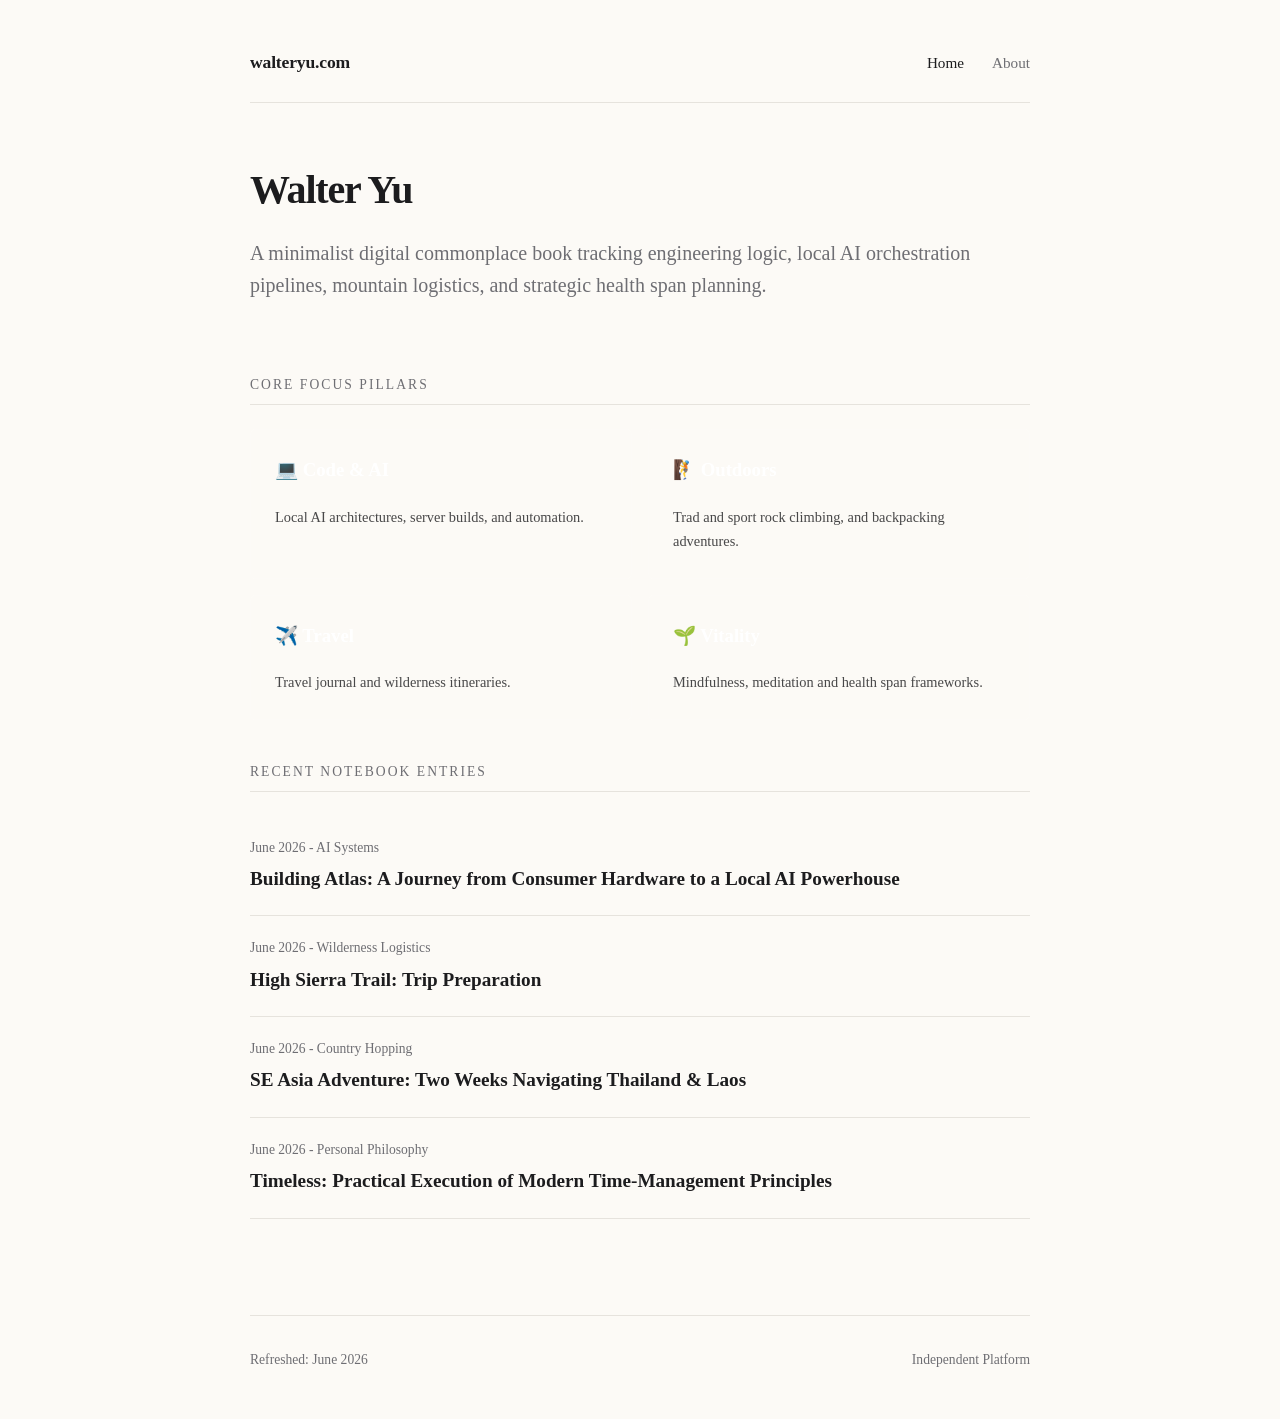
<file: index.html>
<!DOCTYPE html>
<html lang="en">
<head>
    <meta charset="UTF-8">
    <meta name="viewport" content="width=device-width, initial-scale=1.0">
    <title>Walter Yu — Notebook</title>
    <!-- Root style link -->
    <link rel="stylesheet" href="style.css">
</head>
<body>
    <div class="container">
        <header>
            <a href="index.html" class="logo">walteryu.com</a>
            <nav>
                <a href="index.html" class="active">Home</a>
                <a href="about/index.html">About</a>
            </nav>
        </header>

        <section class="hero">
            <h1>Walter Yu</h1>
            <p>
                A minimalist digital commonplace book tracking engineering logic, local AI orchestration pipelines, 
                mountain logistics, and strategic health span planning.
            </p>
        </section>

        <!-- The 4 Pillars Grid Navigation Matrix (2x2 Symmetry) -->
        <div class="section-title">Core Focus Pillars</div>
        <div class="pillars-grid" style="display: grid; grid-template-columns: 1fr 1fr; gap: 1rem; margin-bottom: 2.5rem;">
            <a href="categories/tech/index.html" class="pillar-card" style="display: block; padding: 1.5rem; background: rgba(255,255,255,0.03); border: 1px solid rgba(255,255,255,0.08); border-radius: 6px; text-decoration: none; color: inherit; transition: transform 0.2s;">
                <h3 style="margin-top:0; color: #fff;">💻 Code &amp; AI</h3>
                <p style="font-size: 0.9rem; margin-bottom:0; opacity:0.8;">
                    Local AI architectures, server builds, and automation.
                </p>
            </a>
            <a href="categories/outdoors/index.html" class="pillar-card" style="display: block; padding: 1.5rem; background: rgba(255,255,255,0.03); border: 1px solid rgba(255,255,255,0.08); border-radius: 6px; text-decoration: none; color: inherit; transition: transform 0.2s;">
                <h3 style="margin-top:0; color: #fff;">🧗 Outdoors</h3>
                <p style="font-size: 0.9rem; margin-bottom:0; opacity:0.8;">
                    Trad and sport rock climbing, and backpacking adventures.
                </p>
            </a>
            <a href="categories/travel/index.html" class="pillar-card" style="display: block; padding: 1.5rem; background: rgba(255,255,255,0.03); border: 1px solid rgba(255,255,255,0.08); border-radius: 6px; text-decoration: none; color: inherit; transition: transform 0.2s;">
                <h3 style="margin-top:0; color: #fff;">✈️ Travel</h3>
                <p style="font-size: 0.9rem; margin-bottom:0; opacity:0.8;">
                    Travel journal and wilderness itineraries.
                </p>
            </a>
            <a href="categories/vitality/index.html" class="pillar-card" style="display: block; padding: 1.5rem; background: rgba(255,255,255,0.03); border: 1px solid rgba(255,255,255,0.08); border-radius: 6px; text-decoration: none; color: inherit; transition: transform 0.2s;">
                <h3 style="margin-top:0; color: #fff;">🌱 Vitality</h3>
                <p style="font-size: 0.9rem; margin-bottom:0; opacity:0.8;">
                    Mindfulness, meditation and health span frameworks.
                </p>
            </a>
        </div>

        <div class="section-title">Recent Notebook Entries</div>
        <ul class="entry-list">
            <li class="entry-item">
                <div class="entry-meta">June 2026 - AI Systems</div>
                <div class="entry-title">
                    <a href="articles/building-atlas-local-ai-server.html">
                        Building Atlas: A Journey from Consumer Hardware to a Local AI Powerhouse
                    </a>
                </div>
            </li>
            <li class="entry-item">
                <div class="entry-meta">June 2026 - Wilderness Logistics</div>
                <div class="entry-title">
                    <a href="articles/sierra-high-route-prep.html">
                        High Sierra Trail: Trip Preparation
                    </a>
                </div>
            </li>
            <li class="entry-item">
                <div class="entry-meta">June 2026 - Country Hopping</div>
                <div class="entry-title">
                    <a href="articles/southeast-asia-flow-2026.html">
                        SE Asia Adventure: Two Weeks Navigating Thailand &amp; Laos
                    </a>
                </div>
            </li>
            <li class="entry-item">
                <div class="entry-meta">June 2026 - Personal Philosophy</div>
                <div class="entry-title">
                    <a href="articles/boundaries-on-abundance.html">
                        Timeless: Practical Execution of Modern Time-Management Principles
                    </a>
                </div>
            </li>
        </ul>

        <footer>
            <span>Refreshed: June 2026</span>
            <span>Independent Platform</span>
        </footer>
    </div>
</body>
</html>
</file>
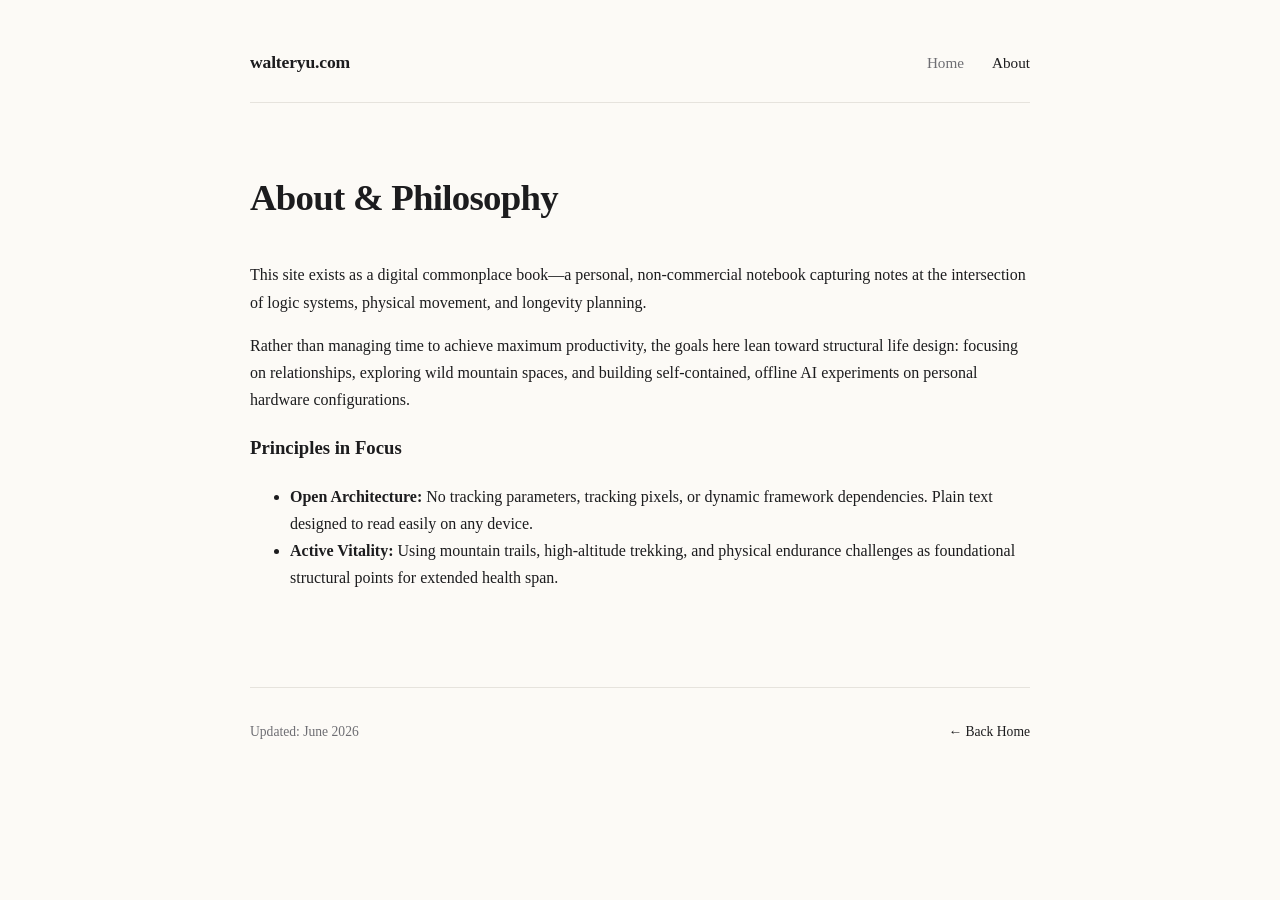
<file: about/index.html>
<!DOCTYPE html>
<html lang="en">
<head>
    <meta charset="UTF-8">
    <meta name="viewport" content="width=device-width, initial-scale=1.0">
    <title>About — Walter Yu</title>
    <link rel="stylesheet" href="../style.css">
</head>
<body>
    <div class="container">
        <header>
            <a href="../index.html" class="logo">walteryu.com</a>
            <nav>
                <a href="../index.html">Home</a>
                <a href="index.html" class="active">About</a>
            </nav>
        </header>

        <article>
            <h1 style="font-size: 2.3rem; font-weight: 800; letter-spacing: -0.02em; margin-bottom: 2rem;">About & Philosophy</h1>
            
            <p>This site exists as a digital commonplace book—a personal, non-commercial notebook capturing notes at the intersection of logic systems, physical movement, and longevity planning.</p>

            <p>Rather than managing time to achieve maximum productivity, the goals here lean toward structural life design: focusing on relationships, exploring wild mountain spaces, and building self-contained, offline AI experiments on personal hardware configurations.</p>
            
            <h3>Principles in Focus</h3>
            <ul>
                <li><strong>Open Architecture:</strong> No tracking parameters, tracking pixels, or dynamic framework dependencies. Plain text designed to read easily on any device.</li>
                <li><strong>Active Vitality:</strong> Using mountain trails, high-altitude trekking, and physical endurance challenges as foundational structural points for extended health span.</li>
            </ul>
        </article>

        <footer>
            <span>Updated: June 2026</span>
            <span><a href="../index.html">← Back Home</a></span>
        </footer>
    </div>
</body>
</html>
</file>
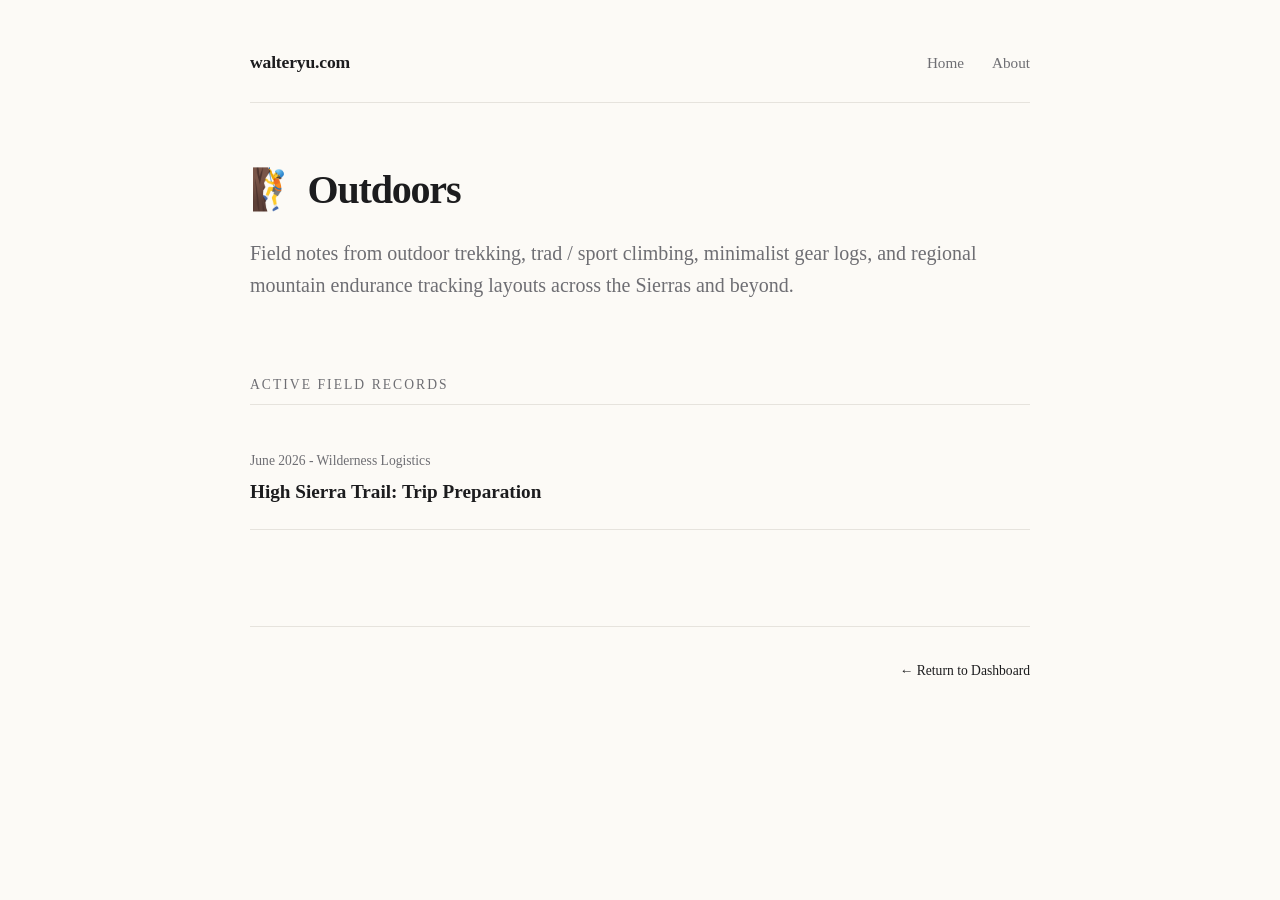
<file: categories/outdoors/index.html>
<!DOCTYPE html>
<html lang="en">
<head>
    <meta charset="UTF-8">
    <meta name="viewport" content="width=device-width, initial-scale=1.0">
    <title>Outdoors — Walter Yu</title>
    <link rel="stylesheet" href="../../style.css">
</head>
<body>
    <div class="container">
        <header>
            <a href="../../index.html" class="logo">walteryu.com</a>
            <nav>
                <a href="../../index.html">Home</a>
                <a href="../../about/index.html">About</a>
            </nav>
        </header>

        <section class="hero">
            <h1>🧗 Outdoors</h1>
            <p>
                Field notes from outdoor trekking, trad / sport climbing, minimalist gear logs, 
                and regional mountain endurance tracking layouts across the Sierras and beyond.
            </p>
        </section>

        <div class="section-title">Active Field Records</div>
        <ul class="entry-list">
            <li class="entry-item">
                <div class="entry-meta">June 2026 - Wilderness Logistics</div>
                <div class="entry-title"><a href="../../articles/sierra-high-route-prep.html">
                    High Sierra Trail: Trip Preparation
                </div>
            </li>
        </ul>

        <footer>
            <span><a href="../../index.html">← Return to Dashboard</a></span>
        </footer>

    </div>
</body>
</html>
</file>
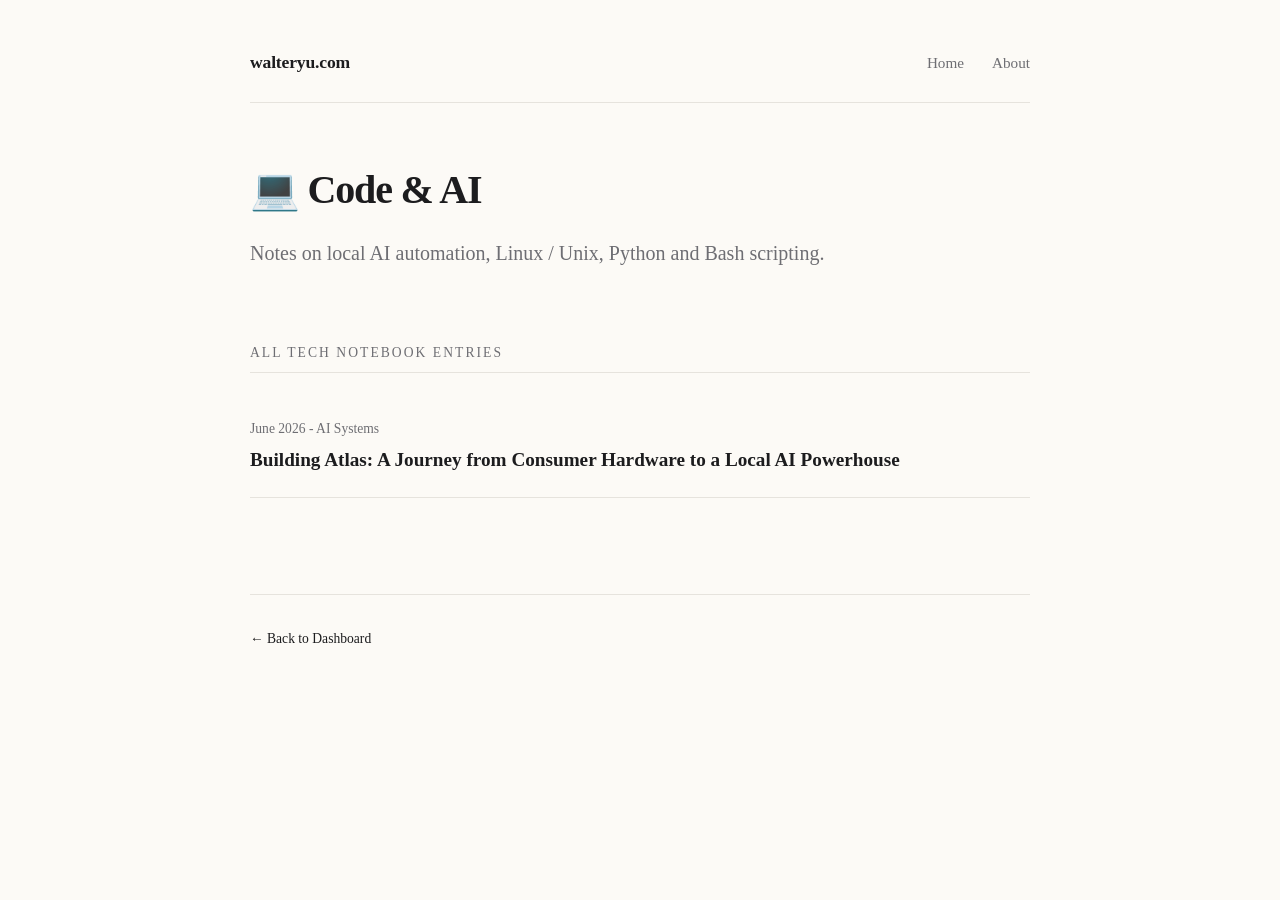
<file: categories/tech/index.html>
<!DOCTYPE html>
<html lang="en">
<head>
    <meta charset="UTF-8">
    <meta name="viewport" content="width=device-width, initial-scale=1.0">
    <title>Code & AI — Walter Yu</title>
    <link rel="stylesheet" href="../../style.css">
</head>
<body>
    <div class="container">
        <header>
            <a href="../../index.html" class="logo">walteryu.com</a>
            <nav>
                <a href="../../index.html">Home</a>
                <a href="../../about/index.html">About</a>
            </nav>
        </header>

        <section class="hero">
            <h1>💻 Code & AI</h1>
            <p>
                Notes on local AI automation, Linux / Unix, Python and Bash scripting.
            </p>
        </section>

        <div class="section-title">All Tech Notebook Entries</div>
        <ul class="entry-list">
            <li class="entry-item">
                <div class="entry-meta">June 2026 - AI Systems</div>
                <div class="entry-title"><a href="../../articles/building-atlas-local-ai-server.html">
                    Building Atlas: A Journey from Consumer Hardware to a Local AI Powerhouse
                </a></div>
            </li>
        </ul>

        <footer>
            <span><a href="../../index.html">← Back to Dashboard</a></span>
        </footer>
    </div>
</body>
</html>
</file>
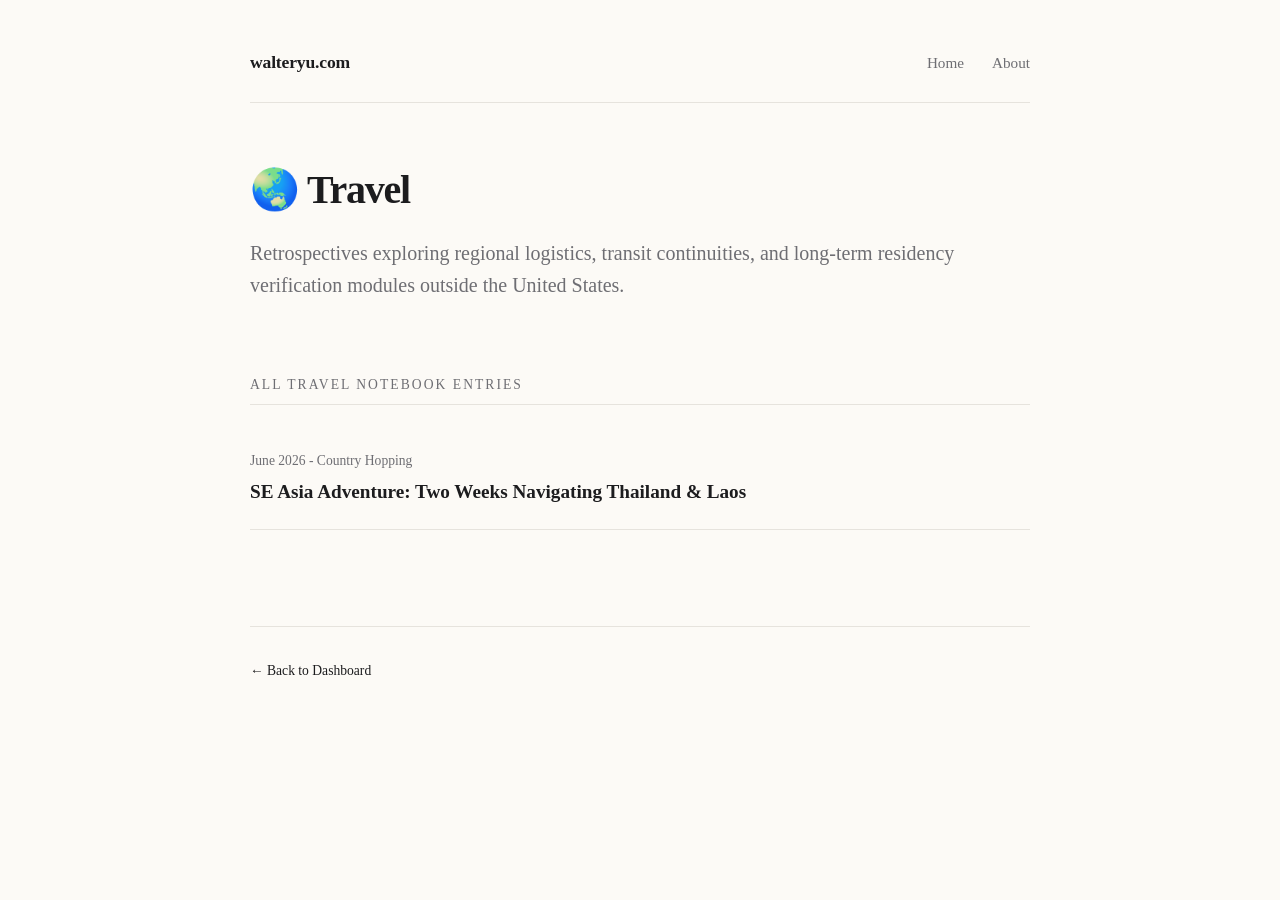
<file: categories/travel/index.html>
<!DOCTYPE html>
<html lang="en">
<head>
    <meta charset="UTF-8">
    <meta name="viewport" content="width=device-width, initial-scale=1.0">
    <title>Travel — Walter Yu</title>
    <link rel="stylesheet" href="../../style.css">
</head>
<body>
    <div class="container">
        <header>
            <a href="../../index.html" class="logo">walteryu.com</a>
            <nav>
                <a href="../../index.html">Home</a>
                <a href="../../about/index.html">About</a>
            </nav>
        </header>

        <section class="hero">
            <h1>🌏 Travel</h1>
            <p>
                Retrospectives exploring regional logistics, transit continuities, and 
                long-term residency verification modules outside the United States.
            </p>
        </section>

        <div class="section-title">All Travel Notebook Entries</div>
        <ul class="entry-list">
            <li class="entry-item">
                <div class="entry-meta">June 2026 - Country Hopping</div>
                <div class="entry-title"><a href="../../articles/southeast-asia-flow-2026.html">
                    SE Asia Adventure: Two Weeks Navigating Thailand &amp; Laos
                </a></div>
            </li>
        </ul>

        <footer>
            <span><a href="../../index.html">← Back to Dashboard</a></span>
        </footer>
    </div>
</body>
</html>
</file>
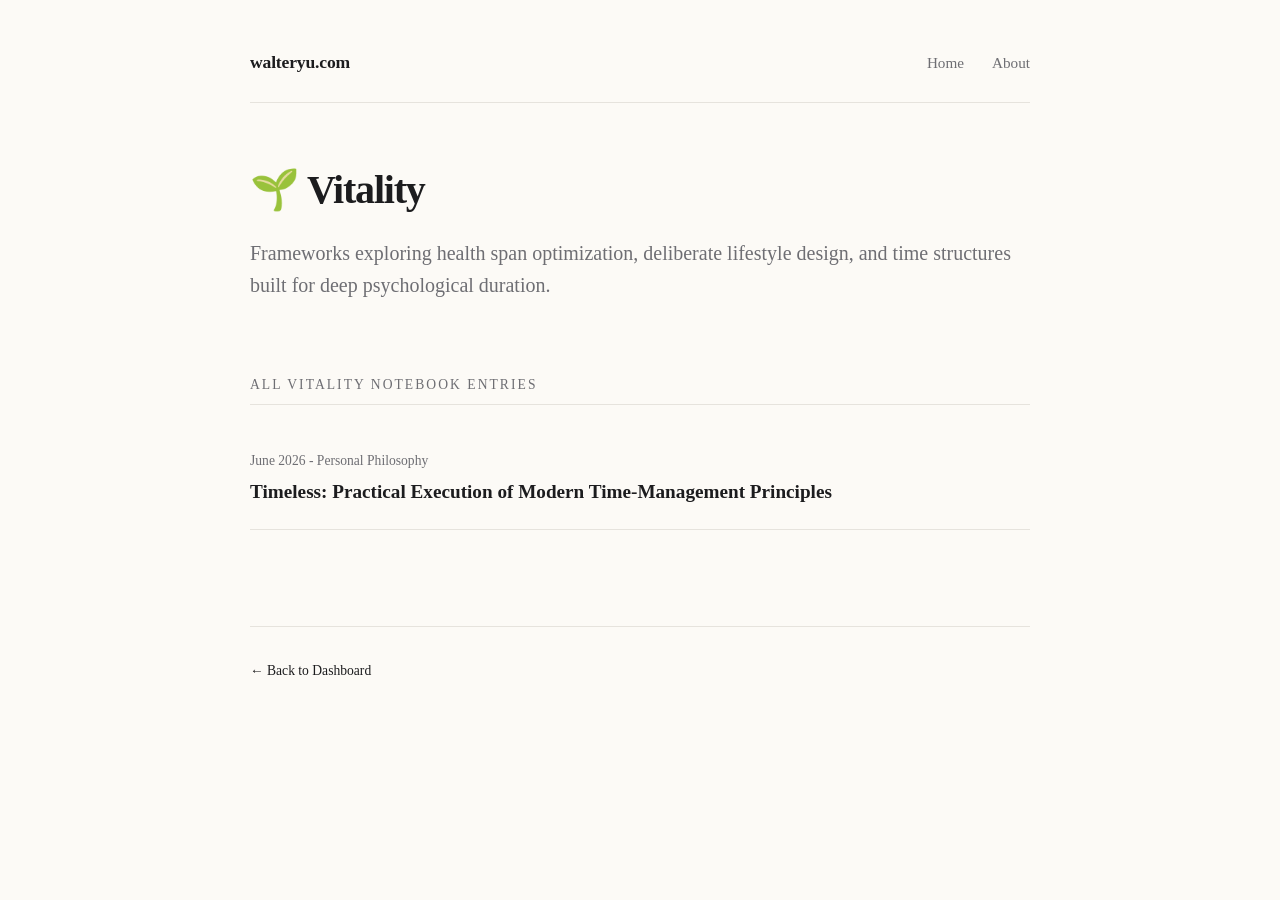
<file: categories/vitality/index.html>
<!DOCTYPE html>
<html lang="en">
<head>
    <meta charset="UTF-8">
    <meta name="viewport" content="width=device-width, initial-scale=1.0">
    <title>Vitality — Walter Yu</title>
    <link rel="stylesheet" href="../../style.css">
</head>
<body>
    <div class="container">
        <header>
            <a href="../../index.html" class="logo">walteryu.com</a>
            <nav>
                <a href="../../index.html">Home</a>
                <a href="../../about/index.html">About</a>
            </nav>
        </header>

        <section class="hero">
            <h1>🌱 Vitality</h1>
            <p>
                Frameworks exploring health span optimization, deliberate lifestyle design, 
                and time structures built for deep psychological duration.
            </p>
        </section>

        <div class="section-title">All Vitality Notebook Entries</div>
        <ul class="entry-list">
            <li class="entry-item">
                <div class="entry-meta">June 2026 - Personal Philosophy</div>
                <div class="entry-title"><a href="../../articles/boundaries-on-abundance.html">
                    Timeless: Practical Execution of Modern Time-Management Principles
                </a></div>
            </li>
        </ul>

        <footer>
            <span><a href="../../index.html">← Back to Dashboard</a></span>
        </footer>
    </div>
</body>
</html>
</file>
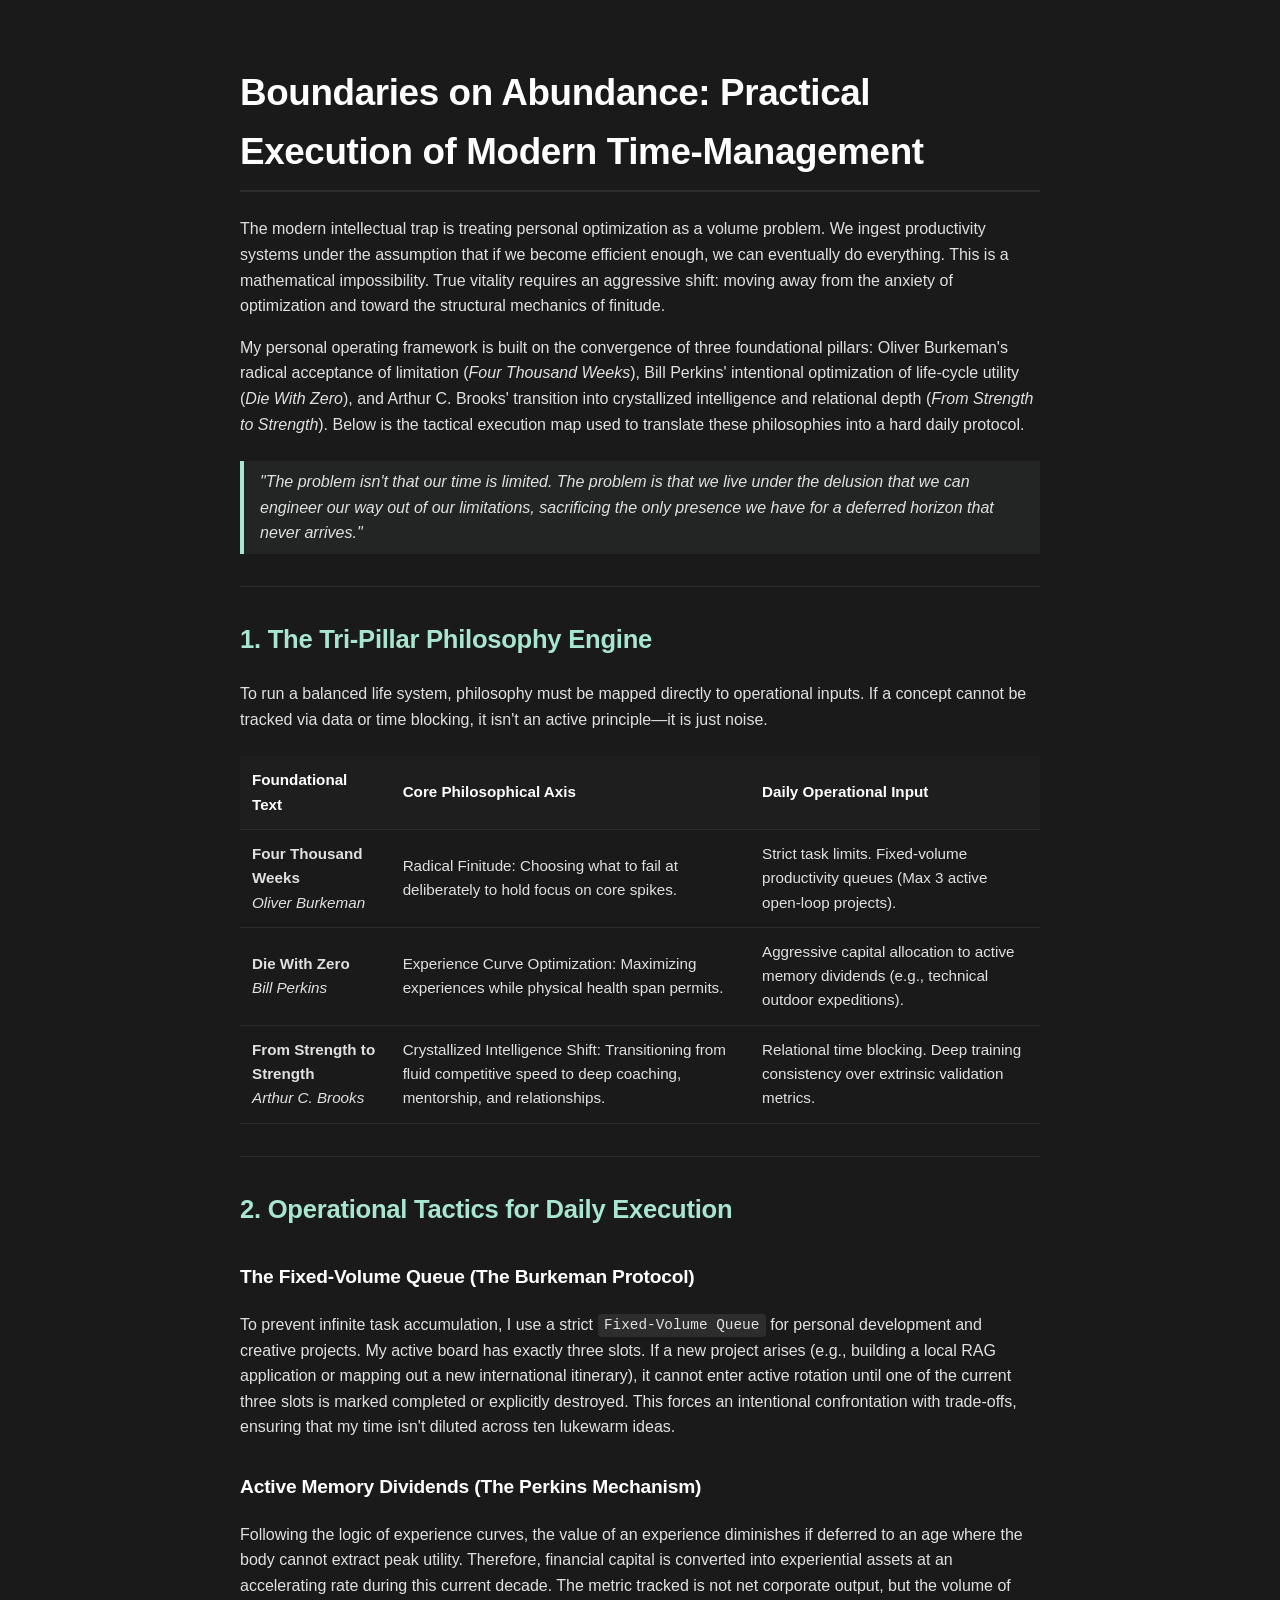
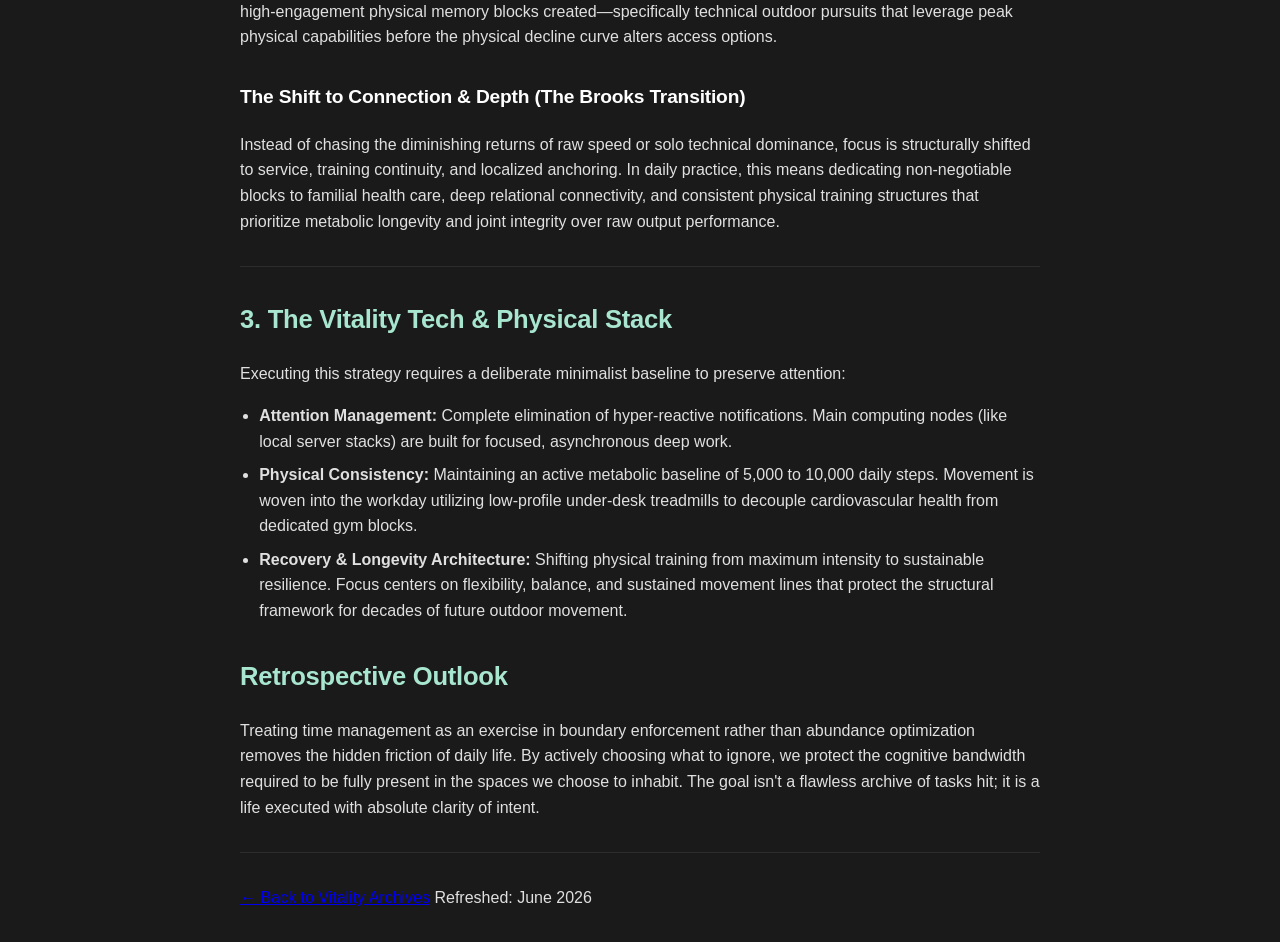
<file: articles/boundaries-on-abundance.html>
<!DOCTYPE html>
<html lang="en">
<head>
    <meta charset="UTF-8">
    <meta name="viewport" content="width=device-width, initial-scale=1.0">
    <title>Boundaries on Abundance: Practical Execution of Modern Time-Management — Walter Yu</title>
    <style>
        :root {
            --bg-color: #1a1a1a;
            --text-color: #e0e0e0;
            --accent-color: #a8e6cf;
            --code-bg: #2d2d2d;
            --card-bg: #242424;
            --quote-border: #a8e6cf;
            --meta: #888888;
        }
        body {
            font-family: -apple-system, BlinkMacSystemFont, "Segoe UI", Roboto, Helvetica, Arial, sans-serif;
            line-height: 1.6;
            color: var(--text-color);
            background-color: var(--bg-color);
            max-width: 800px;
            margin: 0 auto;
            padding: 2rem 1rem;
        }
        h1, h2, h3 {
            color: #ffffff;
            margin-top: 2rem;
            letter-spacing: -0.01em;
        }
        h1 {
            font-size: 2.3rem;
            border-bottom: 2px solid var(--code-bg);
            padding-bottom: 0.5rem;
        }
        h2 {
            font-size: 1.6rem;
            color: var(--accent-color);
        }
        h3 {
            font-size: 1.2rem;
            color: #ffffff;
        }
        code {
            font-family: "Fira Code", Consolas, Monaco, monospace;
            background-color: var(--code-bg);
            padding: 0.2rem 0.4rem;
            border-radius: 4px;
            font-size: 0.9rem;
        }
        table {
            width: 100%;
            border-collapse: collapse;
            margin: 1.5rem 0;
            font-size: 0.95rem;
        }
        th, td {
            padding: 0.75rem;
            text-align: left;
            border-bottom: 1px solid var(--code-bg);
        }
        th {
            color: #fff;
            background-color: rgba(255,255,255,0.02);
        }
        blockquote {
            border-left: 4px solid var(--quote-border);
            margin: 1.5rem 0;
            padding: 0.5rem 1rem;
            background-color: rgba(168, 230, 207, 0.05);
            font-style: italic;
        }
        hr {
            border: 0;
            height: 1px;
            background: var(--code-bg);
            margin: 2rem 0;
        }
        .meta-text {
            color: var(--meta);
            font-size: 0.9rem;
            margin-bottom: 2rem;
        }
        ul {
            padding-left: 1.2rem;
        }
        li {
            margin-bottom: 0.5rem;
        }
    </style>
</head>
<body>

    <h1>Boundaries on Abundance: Practical Execution of Modern Time-Management</h1>

    <p>The modern intellectual trap is treating personal optimization as a volume problem. We ingest productivity systems under the assumption that if we become efficient enough, we can eventually do everything. This is a mathematical impossibility. True vitality requires an aggressive shift: moving away from the anxiety of optimization and toward the structural mechanics of finitude.</p>

    <p>My personal operating framework is built on the convergence of three foundational pillars: Oliver Burkeman's radical acceptance of limitation (<em>Four Thousand Weeks</em>), Bill Perkins' intentional optimization of life-cycle utility (<em>Die With Zero</em>), and Arthur C. Brooks' transition into crystallized intelligence and relational depth (<em>From Strength to Strength</em>). Below is the tactical execution map used to translate these philosophies into a hard daily protocol.</p>

    <blockquote>
        "The problem isn't that our time is limited. The problem is that we live under the delusion that we can engineer our way out of our limitations, sacrificing the only presence we have for a deferred horizon that never arrives."
    </blockquote>

    <hr>

    <h2>1. The Tri-Pillar Philosophy Engine</h2>
    <p>To run a balanced life system, philosophy must be mapped directly to operational inputs. If a concept cannot be tracked via data or time blocking, it isn't an active principle—it is just noise.</p>

    <table>
        <thead>
            <tr>
                <th>Foundational Text</th>
                <th>Core Philosophical Axis</th>
                <th>Daily Operational Input</th>
            </tr>
        </thead>
        <tbody>
            <tr>
                <td><strong>Four Thousand Weeks</strong><br><em>Oliver Burkeman</em></td>
                <td>Radical Finitude: Choosing what to fail at deliberately to hold focus on core spikes.</td>
                <td>Strict task limits. Fixed-volume productivity queues (Max 3 active open-loop projects).</td>
            </tr>
            <tr>
                <td><strong>Die With Zero</strong><br><em>Bill Perkins</em></td>
                <td>Experience Curve Optimization: Maximizing experiences while physical health span permits.</td>
                <td>Aggressive capital allocation to active memory dividends (e.g., technical outdoor expeditions).</td>
            </tr>
            <tr>
                <td><strong>From Strength to Strength</strong><br><em>Arthur C. Brooks</em></td>
                <td>Crystallized Intelligence Shift: Transitioning from fluid competitive speed to deep coaching, mentorship, and relationships.</td>
                <td>Relational time blocking. Deep training consistency over extrinsic validation metrics.</td>
            </tr>
        </tbody>
    </table>

    <hr>

    <h2>2. Operational Tactics for Daily Execution</h2>

    <h3>The Fixed-Volume Queue (The Burkeman Protocol)</h3>
    <p>To prevent infinite task accumulation, I use a strict <code>Fixed-Volume Queue</code> for personal development and creative projects. My active board has exactly three slots. If a new project arises (e.g., building a local RAG application or mapping out a new international itinerary), it cannot enter active rotation until one of the current three slots is marked completed or explicitly destroyed. This forces an intentional confrontation with trade-offs, ensuring that my time isn't diluted across ten lukewarm ideas.</p>

    <h3>Active Memory Dividends (The Perkins Mechanism)</h3>
    <p>Following the logic of experience curves, the value of an experience diminishes if deferred to an age where the body cannot extract peak utility. Therefore, financial capital is converted into experiential assets at an accelerating rate during this current decade. The metric tracked is not net corporate output, but the volume of high-engagement physical memory blocks created—specifically technical outdoor pursuits that leverage peak physical capabilities before the physical decline curve alters access options.</p>

    <h3>The Shift to Connection &amp; Depth (The Brooks Transition)</h3>
    <p>Instead of chasing the diminishing returns of raw speed or solo technical dominance, focus is structurally shifted to service, training continuity, and localized anchoring. In daily practice, this means dedicating non-negotiable blocks to familial health care, deep relational connectivity, and consistent physical training structures that prioritize metabolic longevity and joint integrity over raw output performance.</p>

    <hr>

    <h2>3. The Vitality Tech &amp; Physical Stack</h2>
    <p>Executing this strategy requires a deliberate minimalist baseline to preserve attention:</p>
    <ul>
        <li><strong>Attention Management:</strong> Complete elimination of hyper-reactive notifications. Main computing nodes (like local server stacks) are built for focused, asynchronous deep work.</li>
        <li><strong>Physical Consistency:</strong> Maintaining an active metabolic baseline of 5,000 to 10,000 daily steps. Movement is woven into the workday utilizing low-profile under-desk treadmills to decouple cardiovascular health from dedicated gym blocks.</li>
        <li><strong>Recovery &amp; Longevity Architecture:</strong> Shifting physical training from maximum intensity to sustainable resilience. Focus centers on flexibility, balance, and sustained movement lines that protect the structural framework for decades of future outdoor movement.</li>
    </ul>

    <h2>Retrospective Outlook</h2>
    <p>Treating time management as an exercise in boundary enforcement rather than abundance optimization removes the hidden friction of daily life. By actively choosing what to ignore, we protect the cognitive bandwidth required to be fully present in the spaces we choose to inhabit. The goal isn't a flawless archive of tasks hit; it is a life executed with absolute clarity of intent.</p>

    <hr>
    <footer>
        <span><a href="../categories/vitality/index.html">← Back to Vitality Archives</a></span>
        <span>Refreshed: June 2026</span>
    </footer>

</body>
</html>
</file>
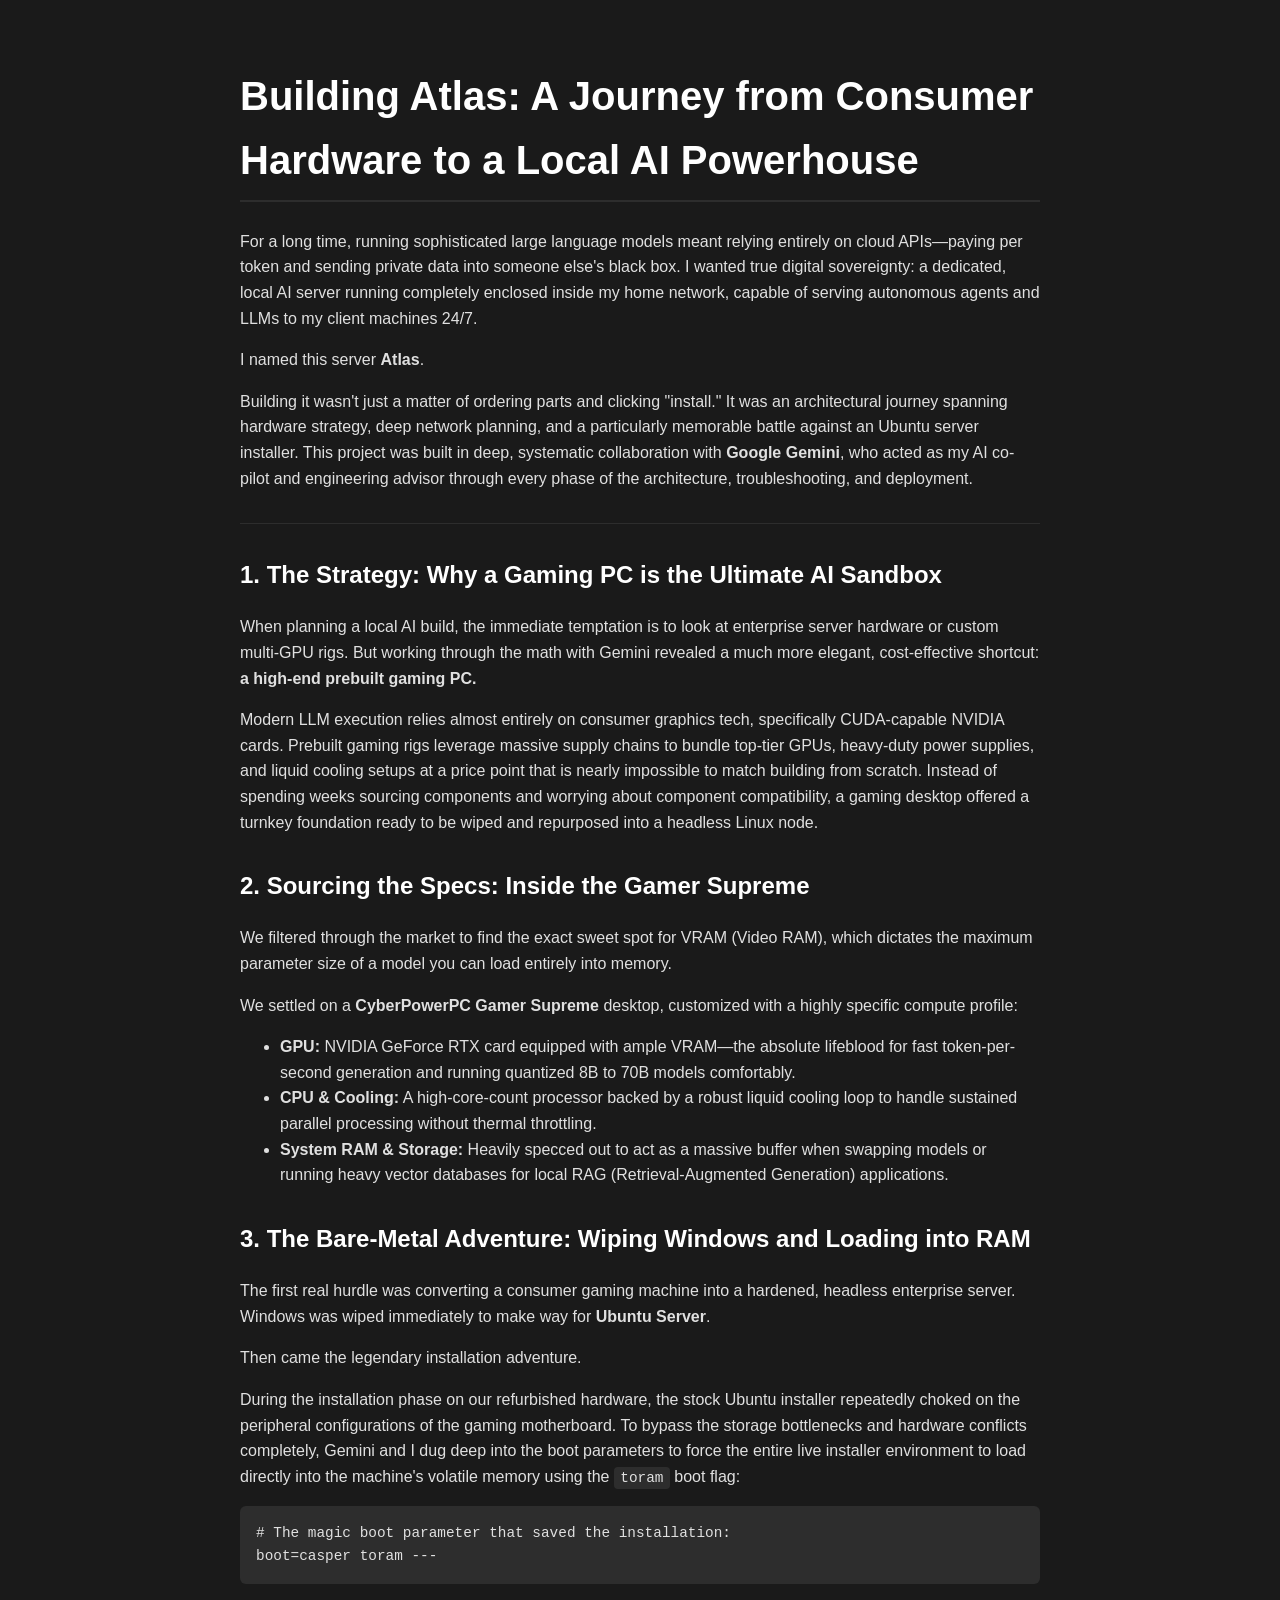
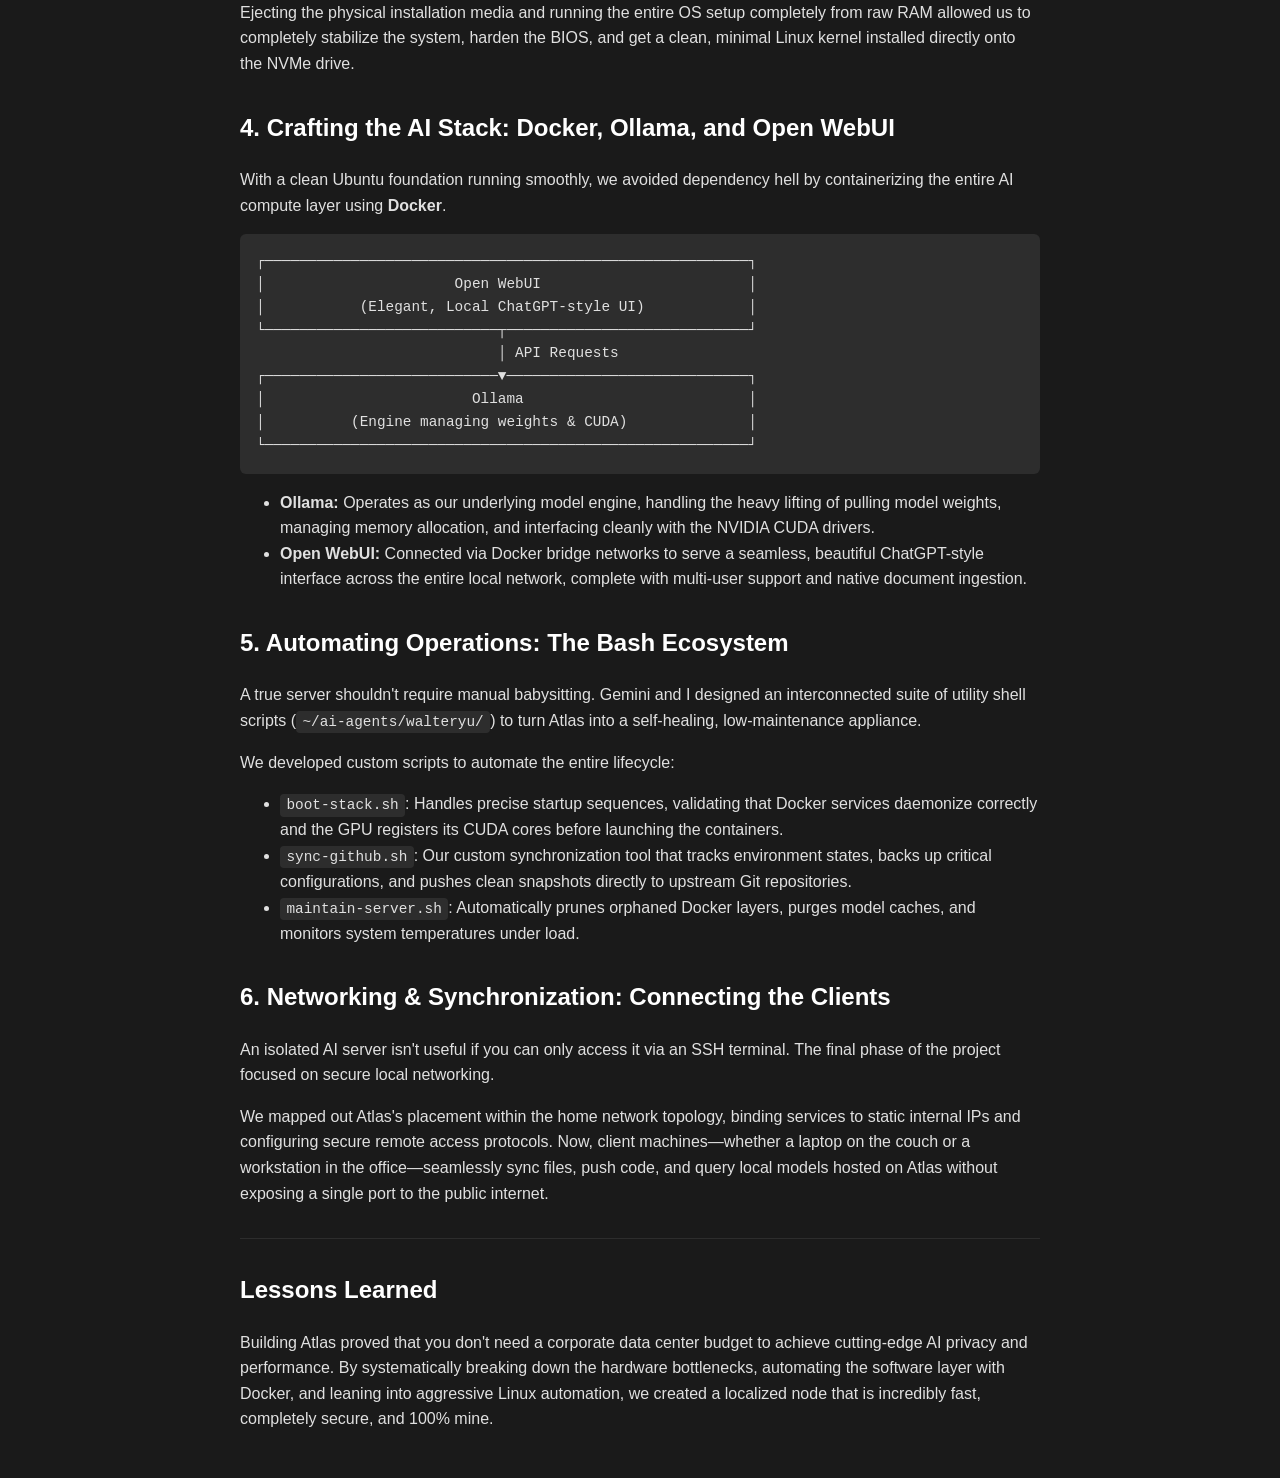
<file: articles/building-atlas-local-ai-server.html>
<!DOCTYPE html>
<html lang="en">
<head>
    <meta charset="UTF-8">
    <meta name="viewport" content="width=device-width, initial-scale=1.0">
    <title>Building Atlas: A Local AI Powerhouse</title>
    <style>
        :root {
            --bg-color: #1a1a1a;
            --text-color: #e0e0e0;
            --accent-color: #4da6ff;
            --code-bg: #2d2d2d;
            --quote-border: #4da6ff;
        }
        body {
            font-family: -apple-system, BlinkMacSystemFont, "Segoe UI", Roboto, Helvetica, Arial, sans-serif;
            line-height: 1.6;
            color: var(--text-color);
            background-color: var(--bg-color);
            max-width: 800px;
            margin: 0 auto;
            padding: 2rem 1rem;
        }
        h1, h2, h3 {
            color: #ffffff;
            margin-top: 2rem;
        }
        h1 {
            font-size: 2.5rem;
            border-bottom: 2px solid var(--code-bg);
            padding-bottom: 0.5rem;
        }
        a {
            color: var(--accent-color);
            text-decoration: none;
        }
        a:hover {
            text-decoration: underline;
        }
        code {
            font-family: "Fira Code", Consolas, Monaco, monospace;
            background-color: var(--code-bg);
            padding: 0.2rem 0.4rem;
            border-radius: 4px;
            font-size: 0.9rem;
        }
        pre {
            background-color: var(--code-bg);
            padding: 1rem;
            border-radius: 6px;
            overflow-x: auto;
        }
        pre code {
            background-color: transparent;
            padding: 0;
        }
        blockquote {
            border-left: 4px solid var(--quote-border);
            margin: 1.5rem 0;
            padding: 0.5rem 1rem;
            background-color: rgba(77, 166, 255, 0.05);
            font-style: italic;
        }
        hr {
            border: 0;
            height: 1px;
            background: var(--code-bg);
            margin: 2rem 0;
        }
    </style>
</head>
<body>

    <h1>Building Atlas: A Journey from Consumer Hardware to a Local AI Powerhouse</h1>
    
    <p>For a long time, running sophisticated large language models meant relying entirely on cloud APIs—paying per token and sending private data into someone else's black box. I wanted true digital sovereignty: a dedicated, local AI server running completely enclosed inside my home network, capable of serving autonomous agents and LLMs to my client machines 24/7.</p>

    <p>I named this server <strong>Atlas</strong>.</p>

    <p>Building it wasn't just a matter of ordering parts and clicking "install." It was an architectural journey spanning hardware strategy, deep network planning, and a particularly memorable battle against an Ubuntu server installer. This project was built in deep, systematic collaboration with <strong>Google Gemini</strong>, who acted as my AI co-pilot and engineering advisor through every phase of the architecture, troubleshooting, and deployment.</p>

    <hr>

    <h2>1. The Strategy: Why a Gaming PC is the Ultimate AI Sandbox</h2>
    <p>When planning a local AI build, the immediate temptation is to look at enterprise server hardware or custom multi-GPU rigs. But working through the math with Gemini revealed a much more elegant, cost-effective shortcut: <strong>a high-end prebuilt gaming PC.</strong></p>
    
    <p>Modern LLM execution relies almost entirely on consumer graphics tech, specifically CUDA-capable NVIDIA cards. Prebuilt gaming rigs leverage massive supply chains to bundle top-tier GPUs, heavy-duty power supplies, and liquid cooling setups at a price point that is nearly impossible to match building from scratch. Instead of spending weeks sourcing components and worrying about component compatibility, a gaming desktop offered a turnkey foundation ready to be wiped and repurposed into a headless Linux node.</p>

    <h2>2. Sourcing the Specs: Inside the Gamer Supreme</h2>
    <p>We filtered through the market to find the exact sweet spot for VRAM (Video RAM), which dictates the maximum parameter size of a model you can load entirely into memory.</p>
    
    <p>We settled on a <strong>CyberPowerPC Gamer Supreme</strong> desktop, customized with a highly specific compute profile:</p>
    <ul>
        <li><strong>GPU:</strong> NVIDIA GeForce RTX card equipped with ample VRAM—the absolute lifeblood for fast token-per-second generation and running quantized 8B to 70B models comfortably.</li>
        <li><strong>CPU &amp; Cooling:</strong> A high-core-count processor backed by a robust liquid cooling loop to handle sustained parallel processing without thermal throttling.</li>
        <li><strong>System RAM &amp; Storage:</strong> Heavily specced out to act as a massive buffer when swapping models or running heavy vector databases for local RAG (Retrieval-Augmented Generation) applications.</li>
    </ul>

    <h2>3. The Bare-Metal Adventure: Wiping Windows and Loading into RAM</h2>
    <p>The first real hurdle was converting a consumer gaming machine into a hardened, headless enterprise server. Windows was wiped immediately to make way for <strong>Ubuntu Server</strong>.</p>
    
    <p>Then came the legendary installation adventure.</p>
    
    <p>During the installation phase on our refurbished hardware, the stock Ubuntu installer repeatedly choked on the peripheral configurations of the gaming motherboard. To bypass the storage bottlenecks and hardware conflicts completely, Gemini and I dug deep into the boot parameters to force the entire live installer environment to load directly into the machine's volatile memory using the <code>toram</code> boot flag:</p>

<pre><code># The magic boot parameter that saved the installation:
boot=casper toram ---</code></pre>

    <p>Ejecting the physical installation media and running the entire OS setup completely from raw RAM allowed us to completely stabilize the system, harden the BIOS, and get a clean, minimal Linux kernel installed directly onto the NVMe drive.</p>

    <h2>4. Crafting the AI Stack: Docker, Ollama, and Open WebUI</h2>
    <p>With a clean Ubuntu foundation running smoothly, we avoided dependency hell by containerizing the entire AI compute layer using <strong>Docker</strong>.</p>

<pre><code>┌────────────────────────────────────────────────────────┐
│                      Open WebUI                        │
│           (Elegant, Local ChatGPT-style UI)            │
└───────────────────────────┬────────────────────────────┘
                            │ API Requests
┌───────────────────────────▼────────────────────────────┐
│                        Ollama                          │
│          (Engine managing weights &amp; CUDA)              │
└────────────────────────────────────────────────────────┘</code></pre>

    <ul>
        <li><strong>Ollama:</strong> Operates as our underlying model engine, handling the heavy lifting of pulling model weights, managing memory allocation, and interfacing cleanly with the NVIDIA CUDA drivers.</li>
        <li><strong>Open WebUI:</strong> Connected via Docker bridge networks to serve a seamless, beautiful ChatGPT-style interface across the entire local network, complete with multi-user support and native document ingestion.</li>
    </ul>

    <h2>5. Automating Operations: The Bash Ecosystem</h2>
    <p>A true server shouldn't require manual babysitting. Gemini and I designed an interconnected suite of utility shell scripts (<code>~/ai-agents/walteryu/</code>) to turn Atlas into a self-healing, low-maintenance appliance.</p>
    
    <p>We developed custom scripts to automate the entire lifecycle:</p>
    <ul>
        <li><code>boot-stack.sh</code>: Handles precise startup sequences, validating that Docker services daemonize correctly and the GPU registers its CUDA cores before launching the containers.</li>
        <li><code>sync-github.sh</code>: Our custom synchronization tool that tracks environment states, backs up critical configurations, and pushes clean snapshots directly to upstream Git repositories.</li>
        <li><code>maintain-server.sh</code>: Automatically prunes orphaned Docker layers, purges model caches, and monitors system temperatures under load.</li>
    </ul>

    <h2>6. Networking &amp; Synchronization: Connecting the Clients</h2>
    <p>An isolated AI server isn't useful if you can only access it via an SSH terminal. The final phase of the project focused on secure local networking.</p>
    
    <p>We mapped out Atlas's placement within the home network topology, binding services to static internal IPs and configuring secure remote access protocols. Now, client machines—whether a laptop on the couch or a workstation in the office—seamlessly sync files, push code, and query local models hosted on Atlas without exposing a single port to the public internet.</p>

    <hr>

    <h2>Lessons Learned</h2>
    <p>Building Atlas proved that you don't need a corporate data center budget to achieve cutting-edge AI privacy and performance. By systematically breaking down the hardware bottlenecks, automating the software layer with Docker, and leaning into aggressive Linux automation, we created a localized node that is incredibly fast, completely secure, and 100% mine.</p>

</body>
</html>
</file>
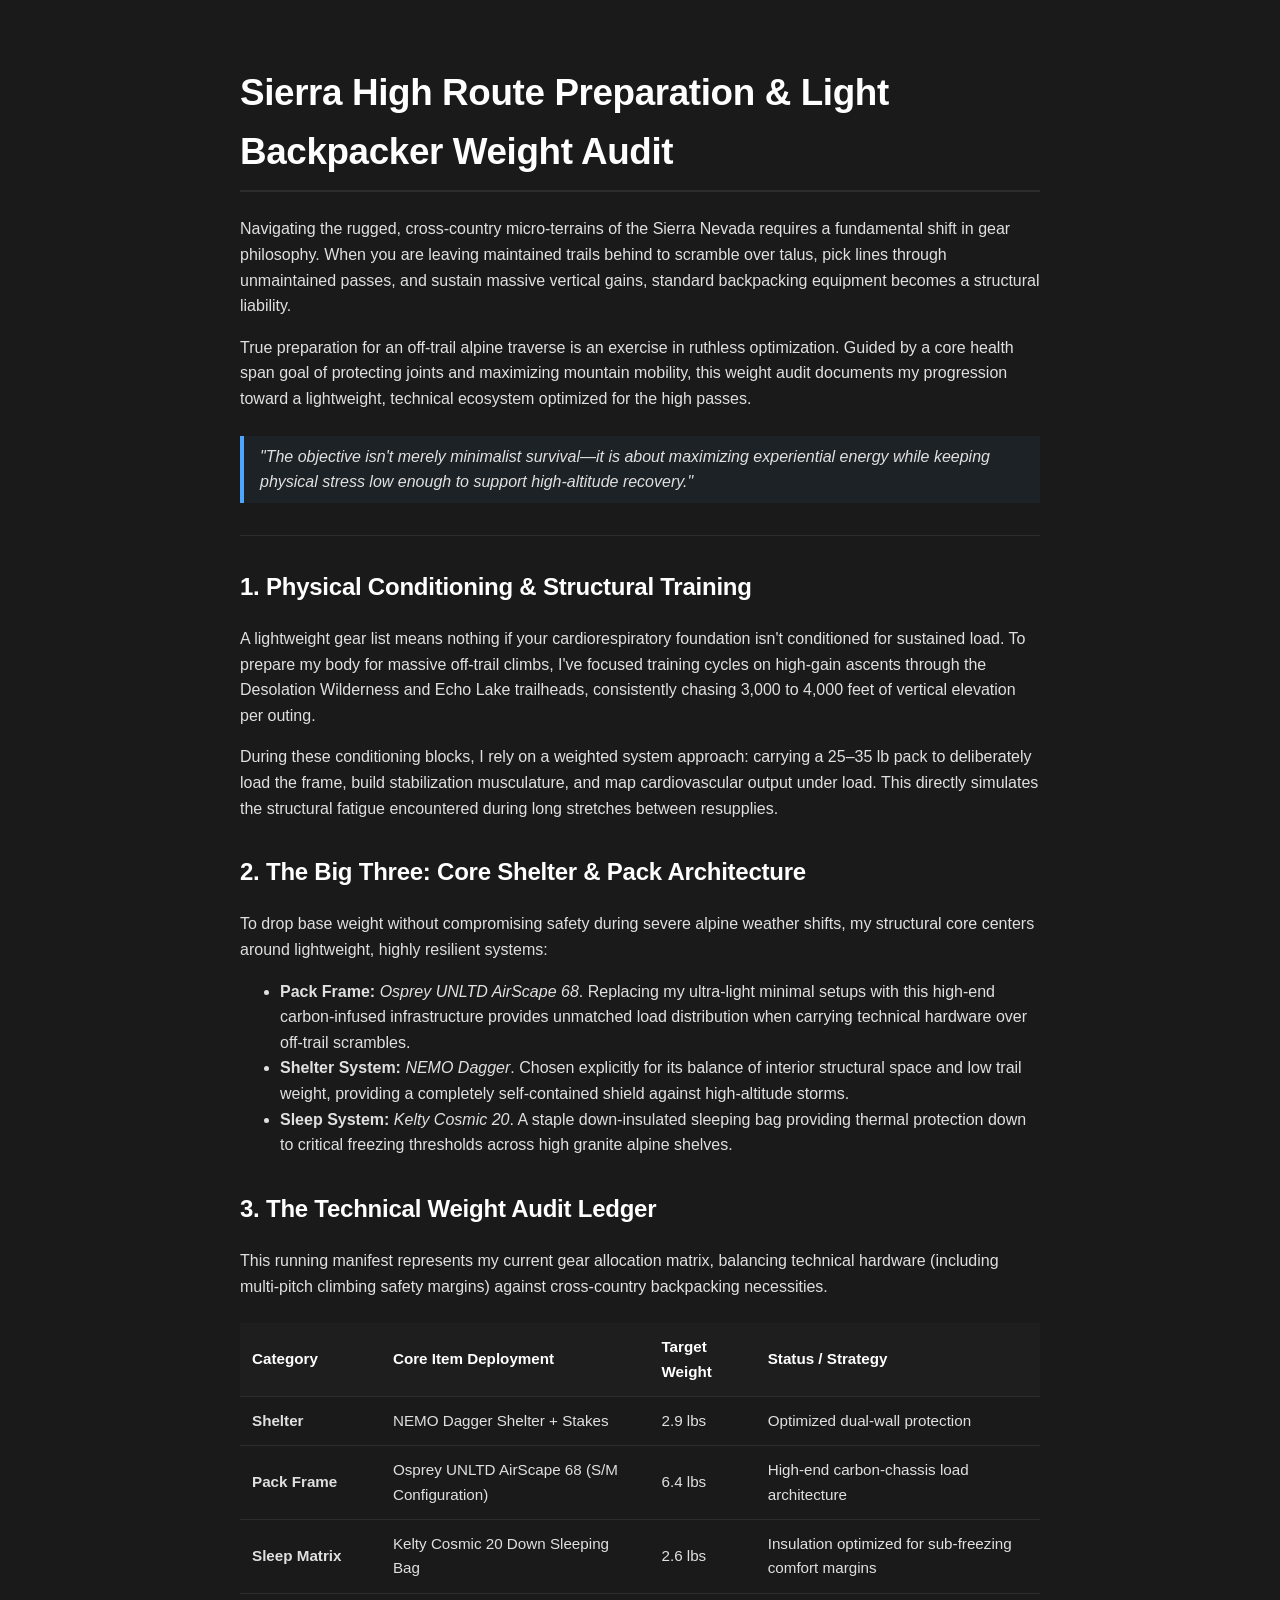
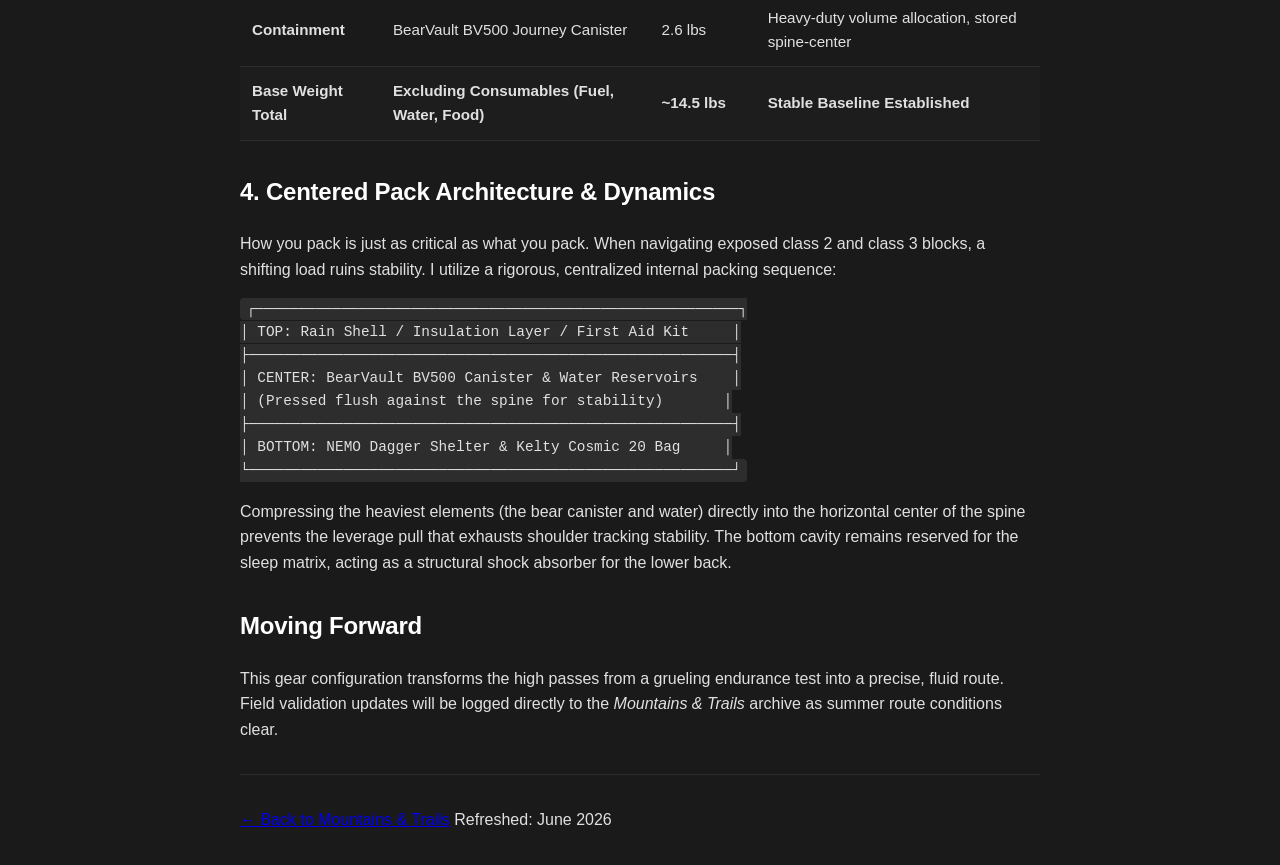
<file: articles/sierra-high-route-prep.html>
<!DOCTYPE html>
<html lang="en">
<head>
    <meta charset="UTF-8">
    <meta name="viewport" content="width=device-width, initial-scale=1.0">
    <title>Sierra High Route Preparation &amp; Weight Audit — Walter Yu</title>
    <style>
        :root {
            --bg-color: #1a1a1a;
            --text-color: #e0e0e0;
            --accent-color: #4da6ff;
            --code-bg: #2d2d2d;
            --quote-border: #4da6ff;
            --meta: #888888;
        }
        body {
            font-family: -apple-system, BlinkMacSystemFont, "Segoe UI", Roboto, Helvetica, Arial, sans-serif;
            line-height: 1.6;
            color: var(--text-color);
            background-color: var(--bg-color);
            max-width: 800px;
            margin: 0 auto;
            padding: 2rem 1rem;
        }
        h1, h2, h3 {
            color: #ffffff;
            margin-top: 2rem;
            letter-spacing: -0.01em;
        }
        h1 {
            font-size: 2.3rem;
            border-bottom: 2px solid var(--code-bg);
            padding-bottom: 0.5rem;
        }
        code {
            font-family: "Fira Code", Consolas, Monaco, monospace;
            background-color: var(--code-bg);
            padding: 0.2rem 0.4rem;
            border-radius: 4px;
            font-size: 0.9rem;
        }
        table {
            width: 100%;
            border-collapse: collapse;
            margin: 1.5rem 0;
            font-size: 0.95rem;
        }
        th, td {
            padding: 0.75rem;
            text-align: left;
            border-bottom: 1px solid var(--code-bg);
        }
        th {
            color: #fff;
            background-color: rgba(255,255,255,0.02);
        }
        blockquote {
            border-left: 4px solid var(--quote-border);
            margin: 1.5rem 0;
            padding: 0.5rem 1rem;
            background-color: rgba(77, 166, 255, 0.05);
            font-style: italic;
        }
        hr {
            border: 0;
            height: 1px;
            background: var(--code-bg);
            margin: 2rem 0;
        }
        .meta-text {
            color: var(--meta);
            font-size: 0.9rem;
            margin-bottom: 2rem;
        }
    </style>
</head>
<body>

    <h1>Sierra High Route Preparation &amp; Light Backpacker Weight Audit</h1>

    <p>Navigating the rugged, cross-country micro-terrains of the Sierra Nevada requires a fundamental shift in gear philosophy. When you are leaving maintained trails behind to scramble over talus, pick lines through unmaintained passes, and sustain massive vertical gains, standard backpacking equipment becomes a structural liability.</p>

    <p>True preparation for an off-trail alpine traverse is an exercise in ruthless optimization. Guided by a core health span goal of protecting joints and maximizing mountain mobility, this weight audit documents my progression toward a lightweight, technical ecosystem optimized for the high passes.</p>

    <blockquote>
        "The objective isn't merely minimalist survival—it is about maximizing experiential energy while keeping physical stress low enough to support high-altitude recovery."
    </blockquote>

    <hr>

    <h2>1. Physical Conditioning &amp; Structural Training</h2>
    <p>A lightweight gear list means nothing if your cardiorespiratory foundation isn't conditioned for sustained load. To prepare my body for massive off-trail climbs, I've focused training cycles on high-gain ascents through the Desolation Wilderness and Echo Lake trailheads, consistently chasing 3,000 to 4,000 feet of vertical elevation per outing.</p>
    
    <p>During these conditioning blocks, I rely on a weighted system approach: carrying a 25–35 lb pack to deliberately load the frame, build stabilization musculature, and map cardiovascular output under load. This directly simulates the structural fatigue encountered during long stretches between resupplies.</p>

    <h2>2. The Big Three: Core Shelter &amp; Pack Architecture</h2>
    <p>To drop base weight without compromising safety during severe alpine weather shifts, my structural core centers around lightweight, highly resilient systems:</p>
    <ul>
        <li><strong>Pack Frame:</strong> <em>Osprey UNLTD AirScape 68</em>. Replacing my ultra-light minimal setups with this high-end carbon-infused infrastructure provides unmatched load distribution when carrying technical hardware over off-trail scrambles.</li>
        <li><strong>Shelter System:</strong> <em>NEMO Dagger</em>. Chosen explicitly for its balance of interior structural space and low trail weight, providing a completely self-contained shield against high-altitude storms.</li>
        <li><strong>Sleep System:</strong> <em>Kelty Cosmic 20</em>. A staple down-insulated sleeping bag providing thermal protection down to critical freezing thresholds across high granite alpine shelves.</li>
    </ul>

    <h2>3. The Technical Weight Audit Ledger</h2>
    <p>This running manifest represents my current gear allocation matrix, balancing technical hardware (including multi-pitch climbing safety margins) against cross-country backpacking necessities.</p>

    <table>
        <thead>
            <tr>
                <th>Category</th>
                <th>Core Item Deployment</th>
                <th>Target Weight</th>
                <th>Status / Strategy</th>
            </tr>
        </thead>
        <tbody>
            <tr>
                <td><strong>Shelter</strong></td>
                <td>NEMO Dagger Shelter + Stakes</td>
                <td>2.9 lbs</td>
                <td>Optimized dual-wall protection</td>
            </tr>
            <tr>
                <td><strong>Pack Frame</strong></td>
                <td>Osprey UNLTD AirScape 68 (S/M Configuration)</td>
                <td>6.4 lbs</td>
                <td>High-end carbon-chassis load architecture</td>
            </tr>
            <tr>
                <td><strong>Sleep Matrix</strong></td>
                <td>Kelty Cosmic 20 Down Sleeping Bag</td>
                <td>2.6 lbs</td>
                <td>Insulation optimized for sub-freezing comfort margins</td>
            </tr>
            <tr>
                <td><strong>Containment</strong></td>
                <td>BearVault BV500 Journey Canister</td>
                <td>2.6 lbs</td>
                <td>Heavy-duty volume allocation, stored spine-center</td>
            </tr>
            <tr style="font-weight: bold; background: rgba(255,255,255,0.01);">
                <td>Base Weight Total</td>
                <td>Excluding Consumables (Fuel, Water, Food)</td>
                <td>~14.5 lbs</td>
                <td>Stable Baseline Established</td>
            </tr>
        </tbody>
    </table>

    <h2>4. Centered Pack Architecture &amp; Dynamics</h2>
    <p>How you pack is just as critical as what you pack. When navigating exposed class 2 and class 3 blocks, a shifting load ruins stability. I utilize a rigorous, centralized internal packing sequence:</p>

<pre><code>┌────────────────────────────────────────────────────────┐
│ TOP: Rain Shell / Insulation Layer / First Aid Kit     │
├────────────────────────────────────────────────────────┤
│ CENTER: BearVault BV500 Canister &amp; Water Reservoirs    │
│ (Pressed flush against the spine for stability)       │
├────────────────────────────────────────────────────────┤
│ BOTTOM: NEMO Dagger Shelter &amp; Kelty Cosmic 20 Bag     │
└────────────────────────────────────────────────────────┘</code></pre>

    <p>Compressing the heaviest elements (the bear canister and water) directly into the horizontal center of the spine prevents the leverage pull that exhausts shoulder tracking stability. The bottom cavity remains reserved for the sleep matrix, acting as a structural shock absorber for the lower back.</p>

    <h2>Moving Forward</h2>
    <p>This gear configuration transforms the high passes from a grueling endurance test into a precise, fluid route. Field validation updates will be logged directly to the <em>Mountains &amp; Trails</em> archive as summer route conditions clear.</p>

    <hr>
    <footer>
        <span><a href="../categories/outdoors/index.html">← Back to Mountains &amp; Trails</a></span>
        <span>Refreshed: June 2026</span>
    </footer>

</body>
</html>
</file>
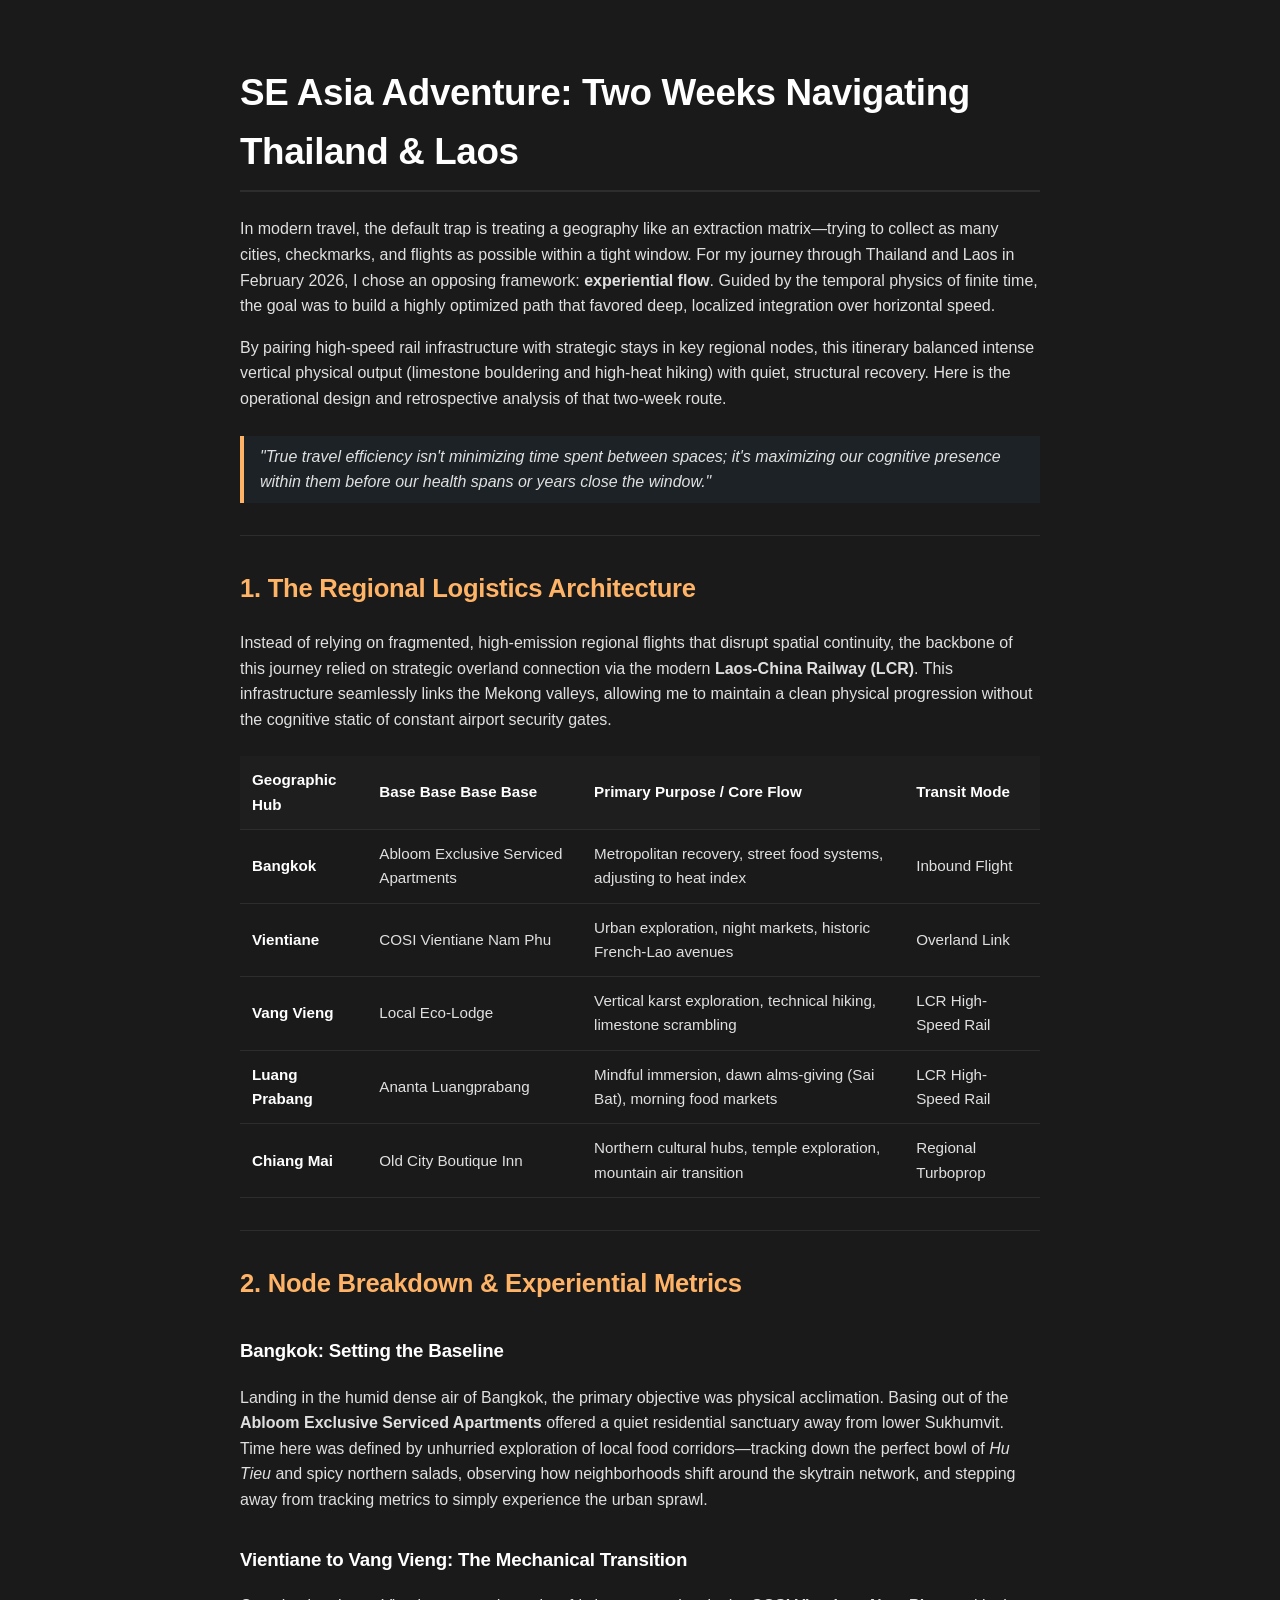
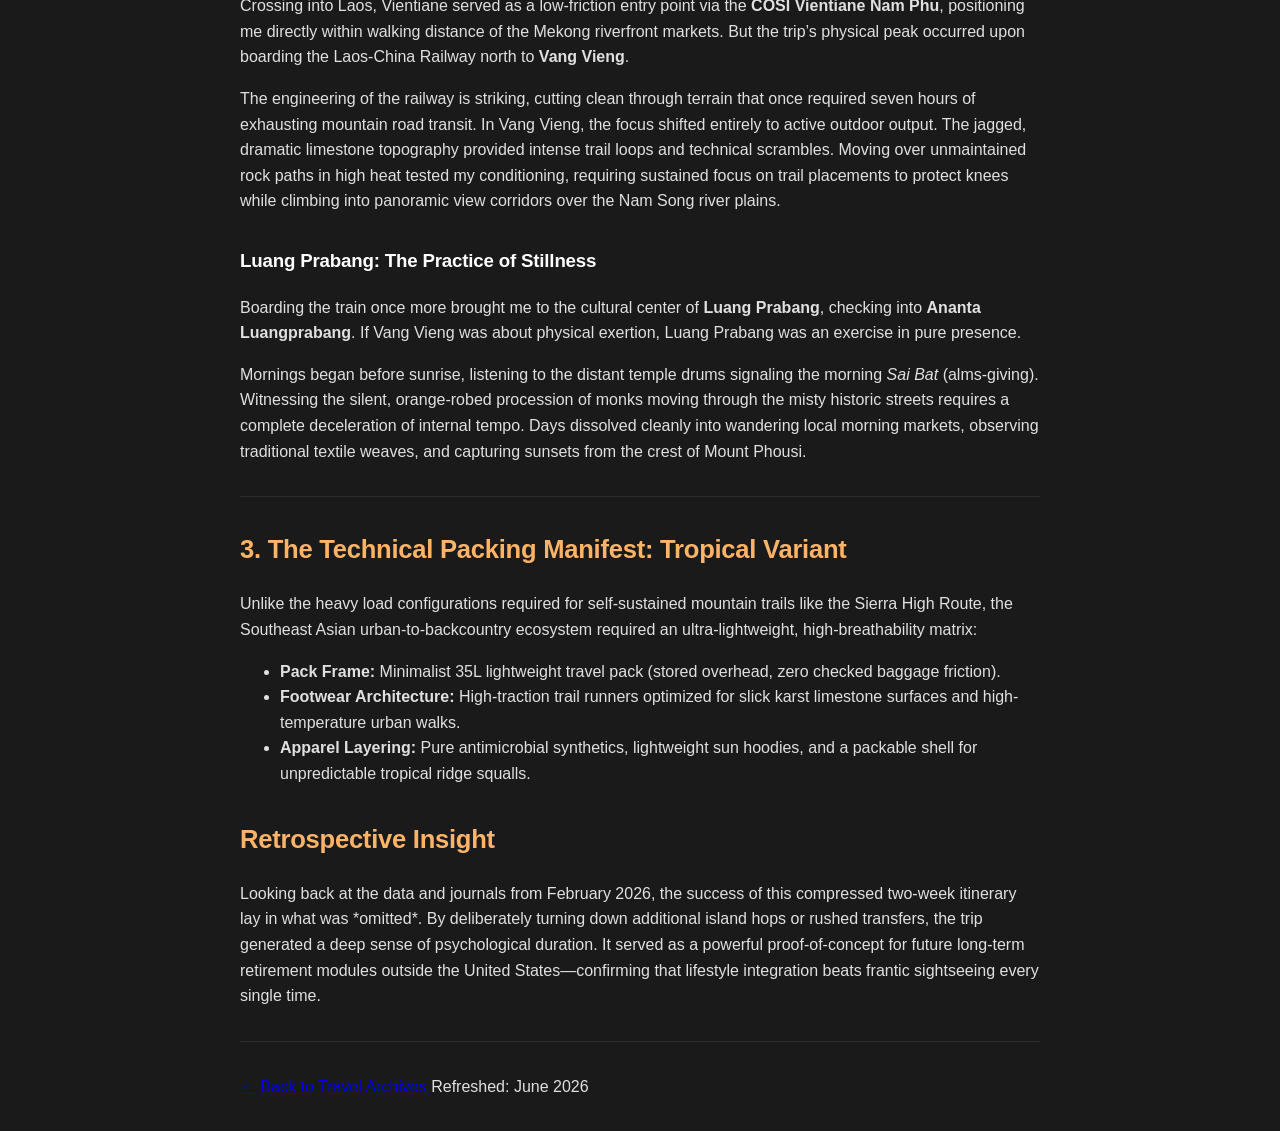
<file: articles/southeast-asia-flow-2026.html>
<!DOCTYPE html>
<html lang="en">
<head>
    <meta charset="UTF-8">
    <meta name="viewport" content="width=device-width, initial-scale=1.0">
    <title>SE Asia Adventure: Two Weeks in Thailand &amp; Laos — Walter Yu</title>
    <style>
        :root {
            --bg-color: #1a1a1a;
            --text-color: #e0e0e0;
            --accent-color: #ffb366;
            --code-bg: #2d2d2d;
            --quote-border: #ffb366;
            --meta: #888888;
        }
        body {
            font-family: -apple-system, BlinkMacSystemFont, "Segoe UI", Roboto, Helvetica, Arial, sans-serif;
            line-height: 1.6;
            color: var(--text-color);
            background-color: var(--bg-color);
            max-width: 800px;
            margin: 0 auto;
            padding: 2rem 1rem;
        }
        h1, h2, h3 {
            color: #ffffff;
            margin-top: 2rem;
            letter-spacing: -0.01em;
        }
        h1 {
            font-size: 2.3rem;
            border-bottom: 2px solid var(--code-bg);
            padding-bottom: 0.5rem;
        }
        h2 {
            font-size: 1.6rem;
            color: var(--accent-color);
        }
        code {
            font-family: "Fira Code", Consolas, Monaco, monospace;
            background-color: var(--code-bg);
            padding: 0.2rem 0.4rem;
            border-radius: 4px;
            font-size: 0.9rem;
        }
        table {
            width: 100%;
            border-collapse: collapse;
            margin: 1.5rem 0;
            font-size: 0.95rem;
        }
        th, td {
            padding: 0.75rem;
            text-align: left;
            border-bottom: 1px solid var(--code-bg);
        }
        th {
            color: #fff;
            background-color: rgba(255,255,255,0.02);
        }
        blockquote {
            border-left: 4px solid var(--quote-border);
            margin: 1.5rem 0;
            padding: 0.5rem 1rem;
            background-color: rgba(77, 166, 255, 0.05);
            font-style: italic;
        }
        hr {
            border: 0;
            height: 1px;
            background: var(--code-bg);
            margin: 2rem 0;
        }
        .meta-text {
            color: var(--meta);
            font-size: 0.9rem;
            margin-bottom: 2rem;
        }
        .route-node {
            font-weight: bold;
            color: #ffffff;
        }
    </style>
</head>
<body>

    <h1>SE Asia Adventure: Two Weeks Navigating Thailand &amp; Laos</h1>

    <p>In modern travel, the default trap is treating a geography like an extraction matrix—trying to collect as many cities, checkmarks, and flights as possible within a tight window. For my journey through Thailand and Laos in February 2026, I chose an opposing framework: <strong>experiential flow</strong>. Guided by the temporal physics of finite time, the goal was to build a highly optimized path that favored deep, localized integration over horizontal speed.</p>

    <p>By pairing high-speed rail infrastructure with strategic stays in key regional nodes, this itinerary balanced intense vertical physical output (limestone bouldering and high-heat hiking) with quiet, structural recovery. Here is the operational design and retrospective analysis of that two-week route.</p>

    <blockquote>
        "True travel efficiency isn't minimizing time spent between spaces; it's maximizing our cognitive presence within them before our health spans or years close the window."
    </blockquote>

    <hr>

    <h2>1. The Regional Logistics Architecture</h2>
    <p>Instead of relying on fragmented, high-emission regional flights that disrupt spatial continuity, the backbone of this journey relied on strategic overland connection via the modern <strong>Laos-China Railway (LCR)</strong>. This infrastructure seamlessly links the Mekong valleys, allowing me to maintain a clean physical progression without the cognitive static of constant airport security gates.</p>

    <table>
        <thead>
            <tr>
                <th>Geographic Hub</th>
                <th>Base Base Base Base</th>
                <th>Primary Purpose / Core Flow</th>
                <th>Transit Mode</th>
            </tr>
        </thead>
        <tbody>
            <tr>
                <td><span class="route-node">Bangkok</span></td>
                <td>Abloom Exclusive Serviced Apartments</td>
                <td>Metropolitan recovery, street food systems, adjusting to heat index</td>
                <td>Inbound Flight</td>
            </tr>
            <tr>
                <td><span class="route-node">Vientiane</span></td>
                <td>COSI Vientiane Nam Phu</td>
                <td>Urban exploration, night markets, historic French-Lao avenues</td>
                <td>Overland Link</td>
            </tr>
            <tr>
                <td><span class="route-node">Vang Vieng</span></td>
                <td>Local Eco-Lodge</td>
                <td>Vertical karst exploration, technical hiking, limestone scrambling</td>
                <td>LCR High-Speed Rail</td>
            </tr>
            <tr>
                <td><span class="route-node">Luang Prabang</span></td>
                <td>Ananta Luangprabang</td>
                <td>Mindful immersion, dawn alms-giving (Sai Bat), morning food markets</td>
                <td>LCR High-Speed Rail</td>
            </tr>
            <tr>
                <td><span class="route-node">Chiang Mai</span></td>
                <td>Old City Boutique Inn</td>
                <td>Northern cultural hubs, temple exploration, mountain air transition</td>
                <td>Regional Turboprop</td>
            </tr>
        </tbody>
    </table>

    <hr>

    <h2>2. Node Breakdown &amp; Experiential Metrics</h2>

    <h3>Bangkok: Setting the Baseline</h3>
    <p>Landing in the humid dense air of Bangkok, the primary objective was physical acclimation. Basing out of the <strong>Abloom Exclusive Serviced Apartments</strong> offered a quiet residential sanctuary away from lower Sukhumvit. Time here was defined by unhurried exploration of local food corridors—tracking down the perfect bowl of <em>Hu Tieu</em> and spicy northern salads, observing how neighborhoods shift around the skytrain network, and stepping away from tracking metrics to simply experience the urban sprawl.</p>

    <h3>Vientiane to Vang Vieng: The Mechanical Transition</h3>
    <p>Crossing into Laos, Vientiane served as a low-friction entry point via the <strong>COSI Vientiane Nam Phu</strong>, positioning me directly within walking distance of the Mekong riverfront markets. But the trip’s physical peak occurred upon boarding the Laos-China Railway north to <strong>Vang Vieng</strong>.</p>
    <p>The engineering of the railway is striking, cutting clean through terrain that once required seven hours of exhausting mountain road transit. In Vang Vieng, the focus shifted entirely to active outdoor output. The jagged, dramatic limestone topography provided intense trail loops and technical scrambles. Moving over unmaintained rock paths in high heat tested my conditioning, requiring sustained focus on trail placements to protect knees while climbing into panoramic view corridors over the Nam Song river plains.</p>

    <h3>Luang Prabang: The Practice of Stillness</h3>
    <p>Boarding the train once more brought me to the cultural center of <strong>Luang Prabang</strong>, checking into <strong>Ananta Luangprabang</strong>. If Vang Vieng was about physical exertion, Luang Prabang was an exercise in pure presence. </p>
    <p>Mornings began before sunrise, listening to the distant temple drums signaling the morning <em>Sai Bat</em> (alms-giving). Witnessing the silent, orange-robed procession of monks moving through the misty historic streets requires a complete deceleration of internal tempo. Days dissolved cleanly into wandering local morning markets, observing traditional textile weaves, and capturing sunsets from the crest of Mount Phousi.</p>

    <hr>

    <h2>3. The Technical Packing Manifest: Tropical Variant</h2>
    <p>Unlike the heavy load configurations required for self-sustained mountain trails like the Sierra High Route, the Southeast Asian urban-to-backcountry ecosystem required an ultra-lightweight, high-breathability matrix:</p>
    <ul>
        <li><strong>Pack Frame:</strong> Minimalist 35L lightweight travel pack (stored overhead, zero checked baggage friction).</li>
        <li><strong>Footwear Architecture:</strong> High-traction trail runners optimized for slick karst limestone surfaces and high-temperature urban walks.</li>
        <li><strong>Apparel Layering:</strong> Pure antimicrobial synthetics, lightweight sun hoodies, and a packable shell for unpredictable tropical ridge squalls.</li>
    </ul>

    <h2>Retrospective Insight</h2>
    <p>Looking back at the data and journals from February 2026, the success of this compressed two-week itinerary lay in what was *omitted*. By deliberately turning down additional island hops or rushed transfers, the trip generated a deep sense of psychological duration. It served as a powerful proof-of-concept for future long-term retirement modules outside the United States—confirming that lifestyle integration beats frantic sightseeing every single time.</p>

    <hr>
    <footer>
        <span><a href="../categories/travel/index.html">← Back to Travel Archives</a></span>
        <span>Refreshed: June 2026</span>
    </footer>

</body>
</html>
</file>
<file: style.css>
:root {
    --bg: #fcfaf6;          /* Warm ivory background */
    --text: #1c1c1e;        /* Deep soft charcoal */
    --accent: #d47a55;      /* Warm clay accent for links and subtle states */
    --border: #e6e3dd;      /* Muted sandstone divider lines */
    --card-bg: #f5f2eb;     /* Soft card background */
    --meta: #6e6e73;        /* Readable graphite for dates and tags */
    --font: -apple-system, BlinkMacSystemFont, "Segoe UI", Roboto, Georgia, serif;
}

@media (prefers-color-scheme: dark) {
    :root {
        --bg: #0d0d0d;      /* Deep midnight canvas */
        --text: #e5e5e7;    /* Cream white typography */
        --accent: #e08b67;  /* Slightly brighter clay accent */
        --border: #222224;  /* Muted charcoal divider lines */
        --card-bg: #161617; /* Dark card matrix */
        --meta: #86868b;    /* Clean grey reading meta text */
    }
}

body {
    font-family: var(--font);
    background-color: var(--bg);
    color: var(--text);
    line-height: 1.7;
    margin: 0;
    padding: 0;
    -webkit-font-smoothing: antialiased;
}

.container {
    max-width: 780px;
    margin: 0 auto;
    padding: 3rem 1.5rem;
}

header {
    display: flex;
    justify-content: space-between;
    align-items: center;
    border-bottom: 1px solid var(--border);
    padding-bottom: 1.5rem;
    margin-bottom: 4rem;
}

header a.logo {
    font-size: 1.1rem;
    font-weight: 700;
    letter-spacing: -0.01em;
    color: var(--text);
    text-decoration: none;
}

nav a {
    margin-left: 1.5rem;
    color: var(--meta);
    text-decoration: none;
    font-size: 0.95rem;
    font-weight: 500;
    transition: color 0.2s ease;
}

nav a:hover, nav a.active {
    color: var(--text);
}

.hero {
    margin-bottom: 4.5rem;
}

.hero h1 {
    font-size: 2.5rem;
    font-weight: 800;
    letter-spacing: -0.03em;
    line-height: 1.15;
    margin-bottom: 1.5rem;
}

.hero p {
    font-size: 1.25rem;
    color: var(--meta);
    font-weight: 400;
    line-height: 1.6;
}

.section-title {
    font-size: 0.85rem;
    text-transform: uppercase;
    letter-spacing: 0.15em;
    color: var(--meta);
    margin-bottom: 1.5rem;
    border-bottom: 1px solid var(--border);
    padding-bottom: 0.5rem;
}

.pillar-grid {
    display: grid;
    grid-template-columns: repeat(auto-fit, minmax(340px, 1fr));
    gap: 1.5rem;
    margin-bottom: 5rem;
}

.card {
    background: var(--card-bg);
    border: 1px solid var(--border);
    border-radius: 8px;
    padding: 1.75rem;
    transition: border-color 0.2s ease, transform 0.2s ease;
}

.card:hover {
    border-color: var(--accent);
}

.card h3 {
    margin-top: 0;
    font-size: 1.25rem;
    font-weight: 700;
    margin-bottom: 0.5rem;
}

.card h3 a {
    color: var(--text);
    text-decoration: none;
}

.card p {
    font-size: 0.95rem;
    color: var(--meta);
    margin-bottom: 0;
    line-height: 1.5;
}

.entry-list {
    list-style: none;
    padding: 0;
    margin-bottom: 4rem;
}

.entry-item {
    padding: 1.25rem 0;
    border-bottom: 1px solid var(--border);
}

.entry-meta {
    font-size: 0.85rem;
    color: var(--meta);
    margin-bottom: 0.25rem;
}

.entry-title a {
    color: var(--text);
    text-decoration: none;
    font-size: 1.2rem;
    font-weight: 600;
    transition: color 0.2s ease;
}

.entry-title a:hover {
    color: var(--accent);
}

blockquote {
    border-left: 3px solid var(--accent);
    margin: 2rem 0;
    padding-left: 1.25rem;
    font-style: italic;
    font-size: 1.1rem;
    color: var(--text);
}

pre, code {
    font-family: SFMono-Regular, Consolas, "Liberation Mono", Menlo, monospace;
    background: var(--card-bg);
    border-radius: 4px;
    font-size: 0.9rem;
}

code {
    padding: 0.2rem 0.4rem;
}

pre {
    padding: 1.25rem;
    overflow-x: auto;
    border: 1px solid var(--border);
    line-height: 1.5;
}

pre code {
    padding: 0;
    background: transparent;
}

footer {
    margin-top: 6rem;
    padding-top: 2rem;
    border-top: 1px solid var(--border);
    font-size: 0.85rem;
    color: var(--meta);
    display: flex;
    justify-content: space-between;
}

footer a {
    color: var(--text);
    text-decoration: none;
}
</file>
